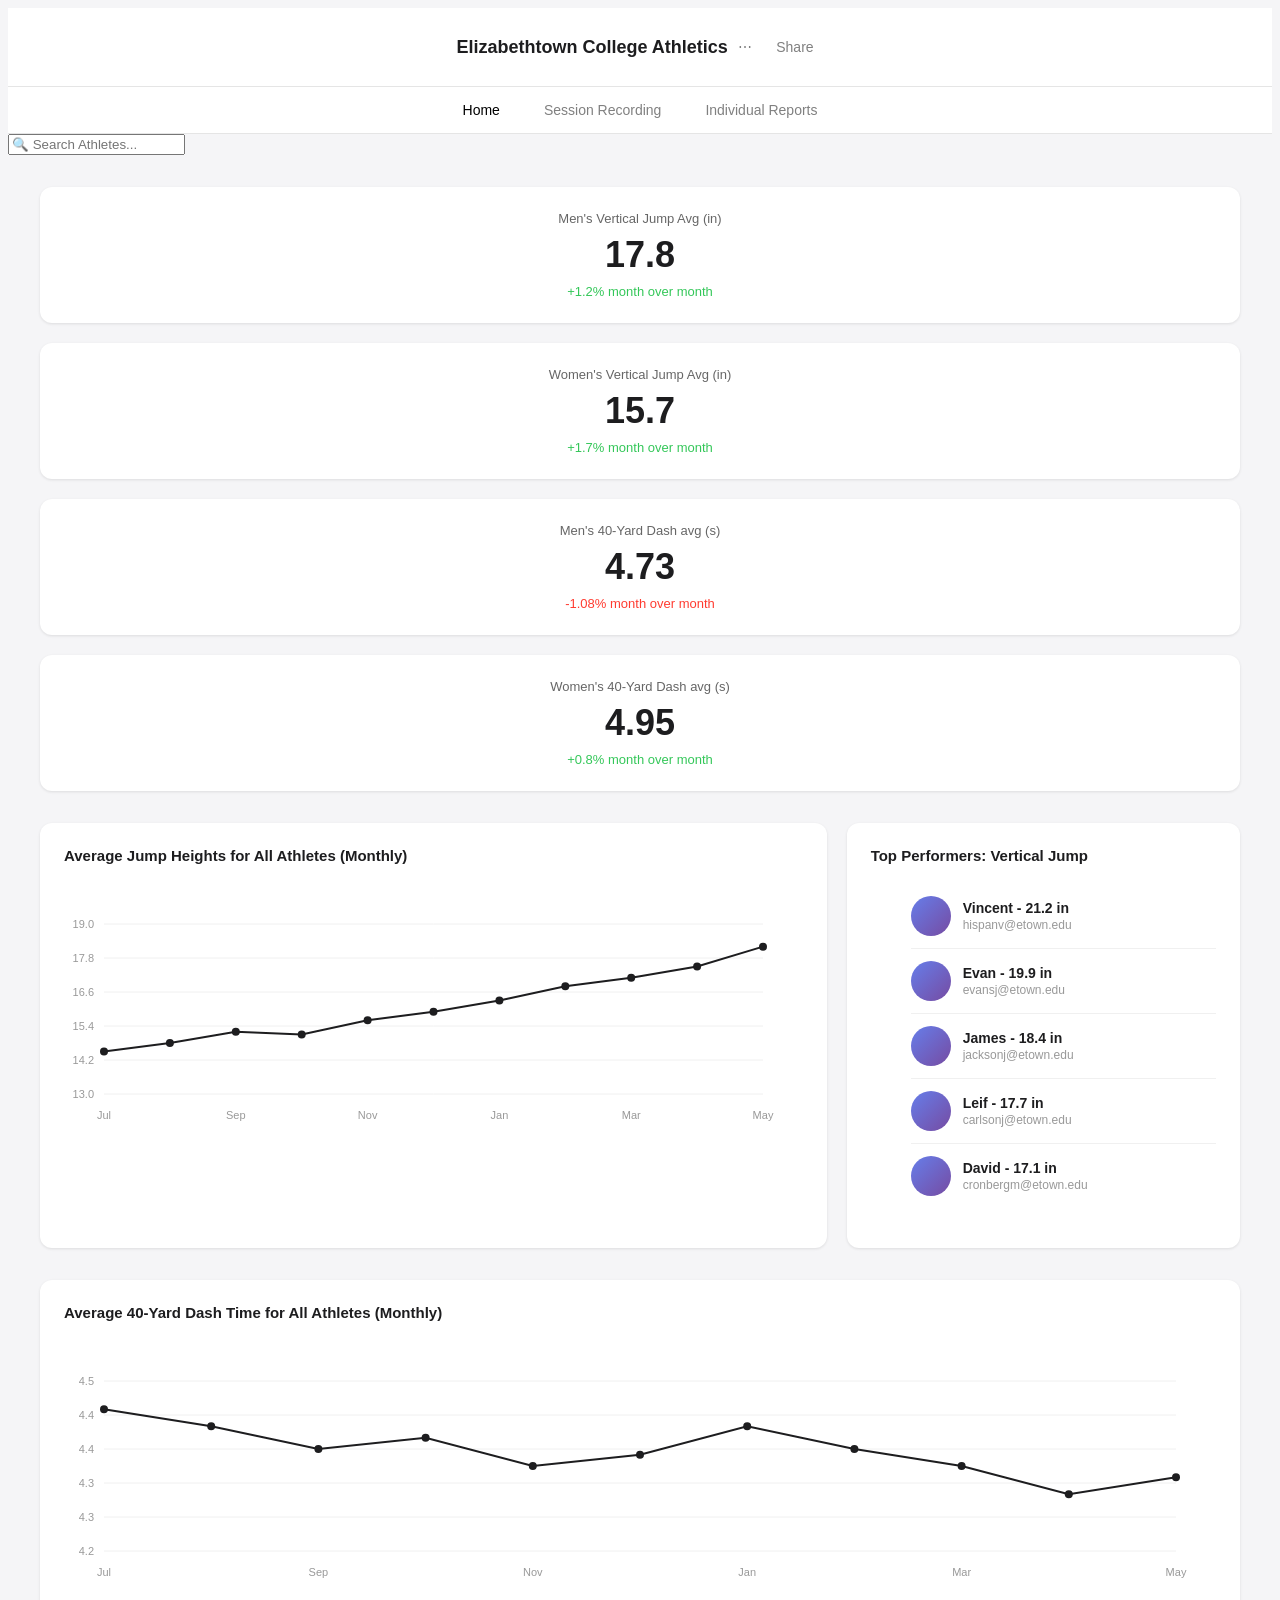
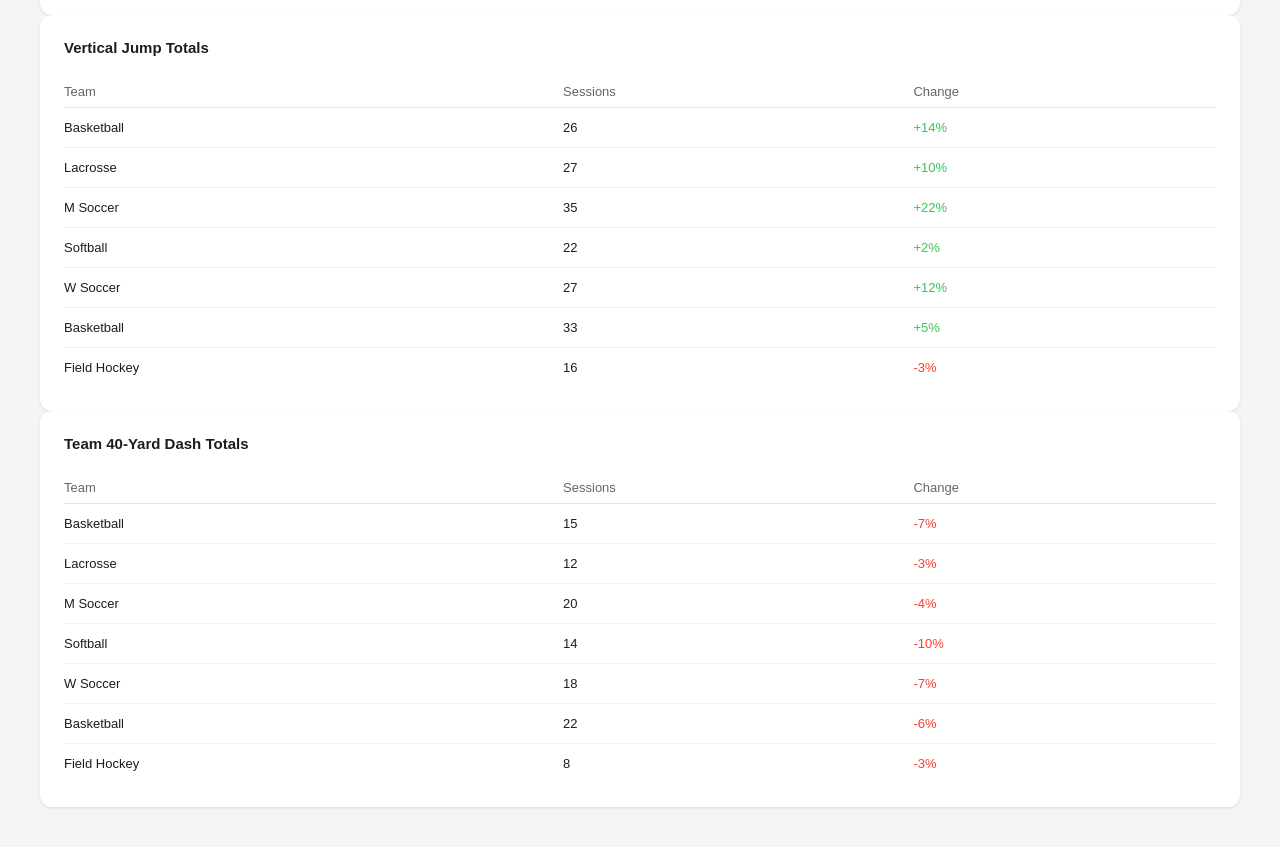
<file: index.html>
<!DOCTYPE html>
<html lang="en">
<head>
    <meta charset="UTF-8">
    <meta name="viewport" content="width=device-width, initial-scale=1.0">
    <title>Elizabethtown College Athletics</title>
    <link rel="stylesheet" href="styles.css">
</head>
<body>
    <div class="header">
        <h1>Elizabethtown College Athletics</h1>
        <div class="header-right">
            <button class="menu-btn">⋯</button>
            <button class="share-btn">Share</button>
            <div class="profile-pic"></div>
        </div>
    </div>

    <div class="nav">
        <button onclick="window.location.href='index.html';" class="button-active">
        Home
        </button>
        <button onclick="window.location.href='Recording_Page2.html';">
        Session Recording
        </button>
        <button onclick="window.location.href='Individual_Reports_Page3.html';">
        Individual Reports
        </button>
    </div>

    <div class="search-bar">
        <input type="text" class="search-input" placeholder="🔍 Search Athletes...">
    </div>

    <div class="container">
        <div class="metrics-grid">
            <div class="metric-card">
                <div class="metric-label">Men's Vertical Jump Avg (in)</div>
                <div class="metric-value">17.8</div>
                <div class="metric-change">+1.2% month over month</div>
            </div>
            <div class="metric-card">
                <div class="metric-label">Women's Vertical Jump Avg (in)</div>
                <div class="metric-value">15.7</div>
                <div class="metric-change">+1.7% month over month</div>
            </div>
            <div class="metric-card">
                <div class="metric-label">Men's 40-Yard Dash avg (s)</div>
                <div class="metric-value">4.73</div>
                <div class="metric-change negative">-1.08% month over month</div>
            </div>
            <div class="metric-card">
                <div class="metric-label">Women's 40-Yard Dash avg (s)</div>
                <div class="metric-value">4.95</div>
                <div class="metric-change">+0.8% month over month</div>
            </div>
        </div>

        <div class="content-grid">
            <div class="chart-card">
                <div class="chart-title">Average Jump Heights for All Athletes (Monthly)</div>
                <div class="chart-container">
                    <canvas id="jumpChart"></canvas>
                </div>
            </div>

            <div class="chart-card">
                <div class="chart-title">Top Performers: Vertical Jump</div>
                <ul class="performers-list">
                    <li class="performer-item">
                        <div class="performer-avatar"></div>
                        <div class="performer-info">
                            <div class="performer-name">Vincent - 21.2 in</div>
                            <div class="performer-email">hispanv@etown.edu</div>
                        </div>
                    </li>
                    <li class="performer-item">
                        <div class="performer-avatar"></div>
                        <div class="performer-info">
                            <div class="performer-name">Evan - 19.9 in</div>
                            <div class="performer-email">evansj@etown.edu</div>
                        </div>
                    </li>
                    <li class="performer-item">
                        <div class="performer-avatar"></div>
                        <div class="performer-info">
                            <div class="performer-name">James - 18.4 in</div>
                            <div class="performer-email">jacksonj@etown.edu</div>
                        </div>
                    </li>
                    <li class="performer-item">
                        <div class="performer-avatar"></div>
                        <div class="performer-info">
                            <div class="performer-name">Leif - 17.7 in</div>
                            <div class="performer-email">carlsonj@etown.edu</div>
                        </div>
                    </li>
                    <li class="performer-item">
                        <div class="performer-avatar"></div>
                        <div class="performer-info">
                            <div class="performer-name">David - 17.1 in</div>
                            <div class="performer-email">cronbergm@etown.edu</div>
                        </div>
                    </li>
                </ul>
            </div>
        </div>

        <div class="bottom-grid">
            <div class="chart-card">
                <div class="chart-title">Average 40-Yard Dash Time for All Athletes (Monthly)</div>
                <div class="chart-container">
                    <canvas id="dashChart"></canvas>
                </div>
            </div>

            <div class="table-card">
                <div class="chart-title">Vertical Jump Totals</div>
                <table class="data-table">
                    <thead>
                        <tr>
                            <th>Team</th>
                            <th>Sessions</th>
                            <th>Change</th>
                        </tr>
                    </thead>
                    <tbody>
                        <tr>
                            <td>Basketball</td>
                            <td>26</td>
                            <td class="change-positive">+14%</td>
                        </tr>
                        <tr>
                            <td>Lacrosse</td>
                            <td>27</td>
                            <td class="change-positive">+10%</td>
                        </tr>
                        <tr>
                            <td>M Soccer</td>
                            <td>35</td>
                            <td class="change-positive">+22%</td>
                        </tr>
                        <tr>
                            <td>Softball</td>
                            <td>22</td>
                            <td class="change-positive">+2%</td>
                        </tr>
                        <tr>
                            <td>W Soccer</td>
                            <td>27</td>
                            <td class="change-positive">+12%</td>
                        </tr>
                        <tr>
                            <td>Basketball</td>
                            <td>33</td>
                            <td class="change-positive">+5%</td>
                        </tr>
                        <tr>
                            <td>Field Hockey</td>
                            <td>16</td>
                            <td class="change-negative">-3%</td>
                        </tr>
                    </tbody>
                </table>
            </div>

            <div class="table-card">
                <div class="chart-title">Team 40-Yard Dash Totals</div>
                <table class="data-table">
                    <thead>
                        <tr>
                            <th>Team</th>
                            <th>Sessions</th>
                            <th>Change</th>
                        </tr>
                    </thead>
                    <tbody>
                        <tr>
                            <td>Basketball</td>
                            <td>15</td>
                            <td class="change-negative">-7%</td>
                        </tr>
                        <tr>
                            <td>Lacrosse</td>
                            <td>12</td>
                            <td class="change-negative">-3%</td>
                        </tr>
                        <tr>
                            <td>M Soccer</td>
                            <td>20</td>
                            <td class="change-negative">-4%</td>
                        </tr>
                        <tr>
                            <td>Softball</td>
                            <td>14</td>
                            <td class="change-negative">-10%</td>
                        </tr>
                        <tr>
                            <td>W Soccer</td>
                            <td>18</td>
                            <td class="change-negative">-7%</td>
                        </tr>
                        <tr>
                            <td>Basketball</td>
                            <td>22</td>
                            <td class="change-negative">-6%</td>
                        </tr>
                        <tr>
                            <td>Field Hockey</td>
                            <td>8</td>
                            <td class="change-negative">-3%</td>
                        </tr>
                    </tbody>
                </table>
            </div>
        </div>
    </div>

    <script src="script.js"></script>
</body>
</html>
</file>
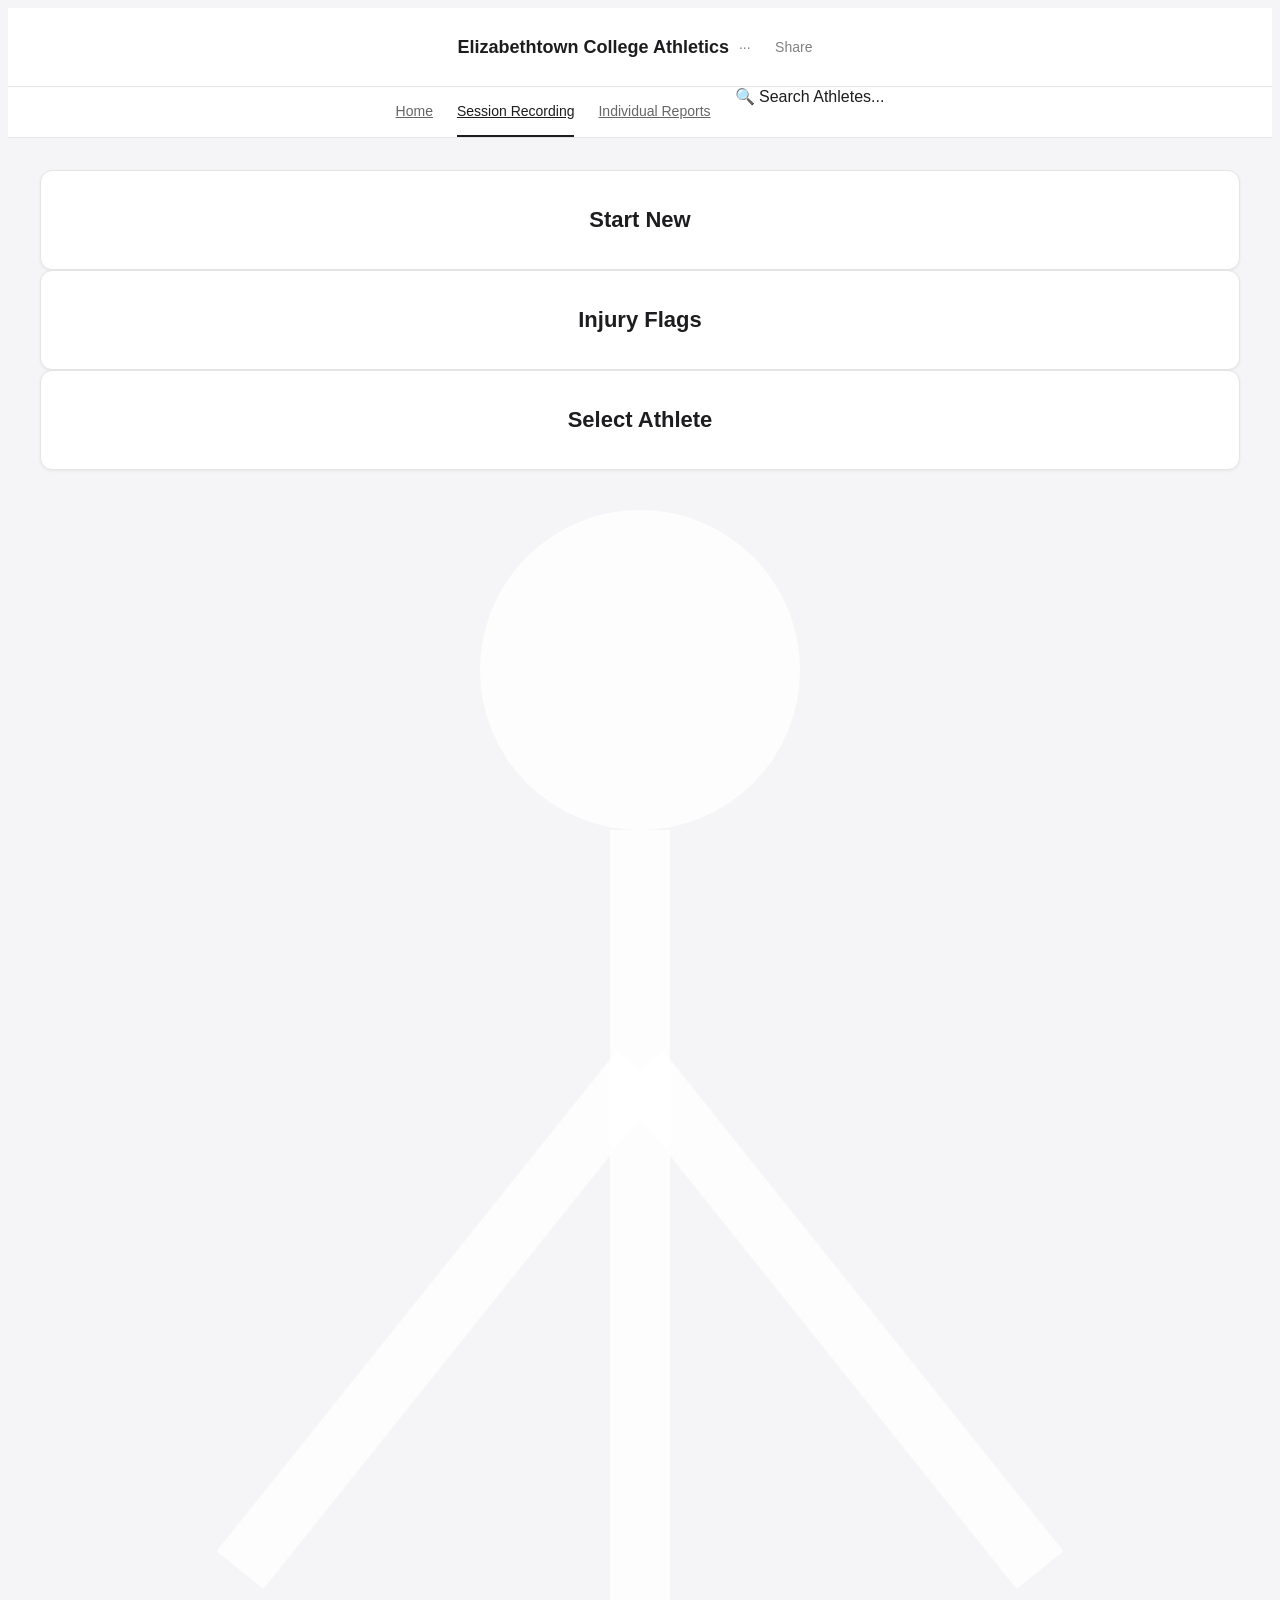
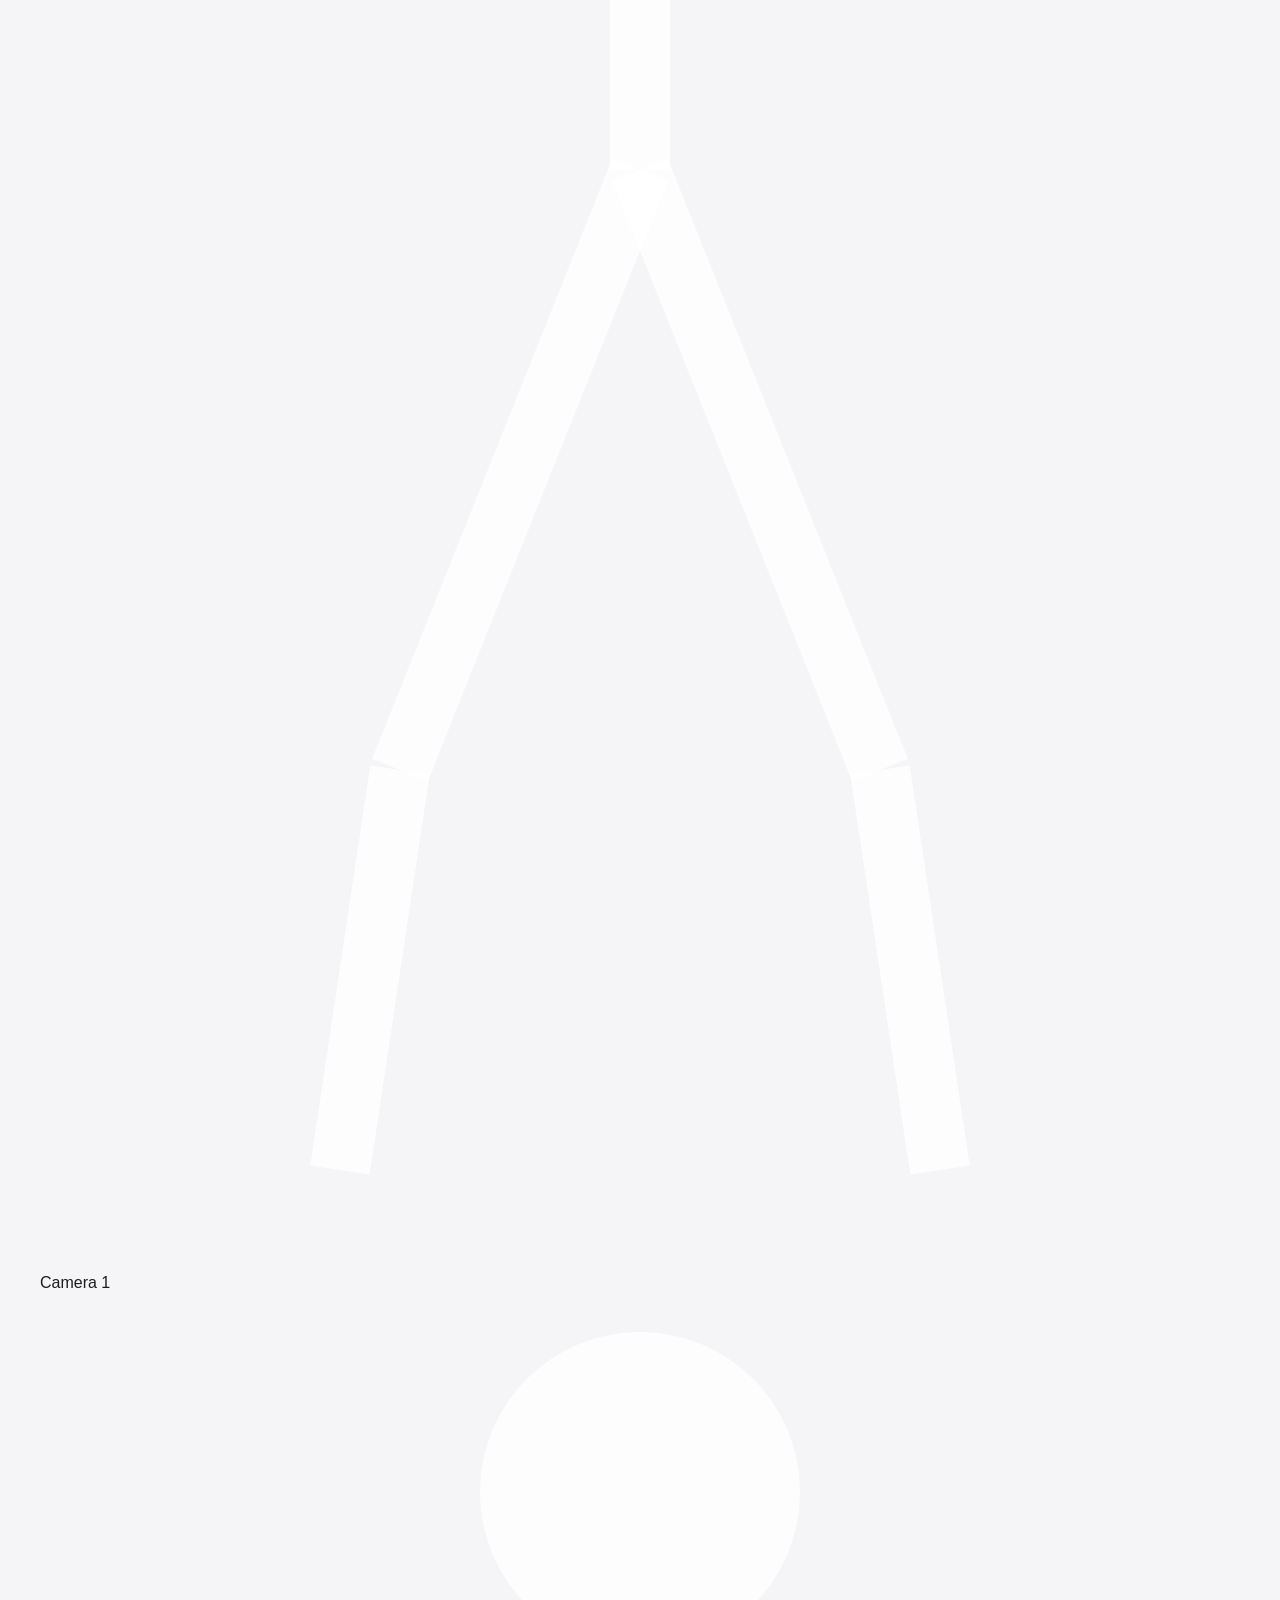
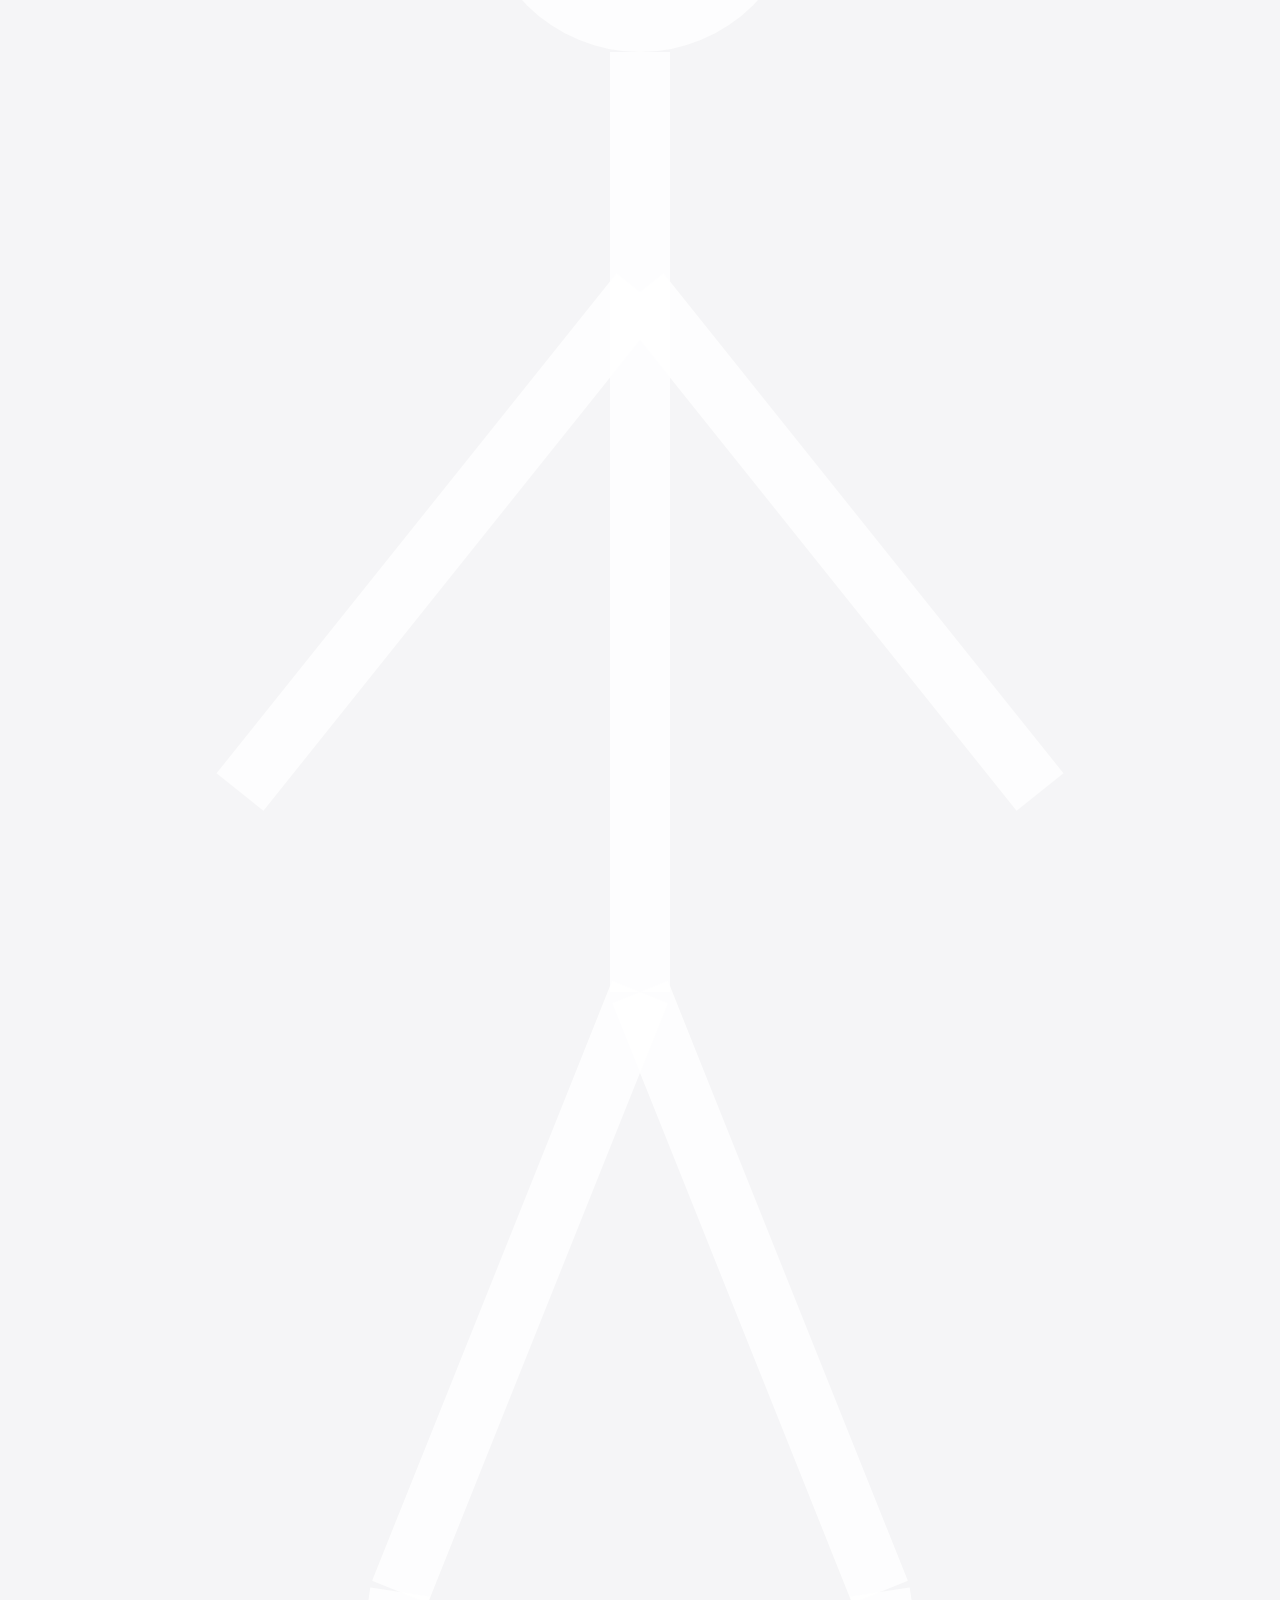
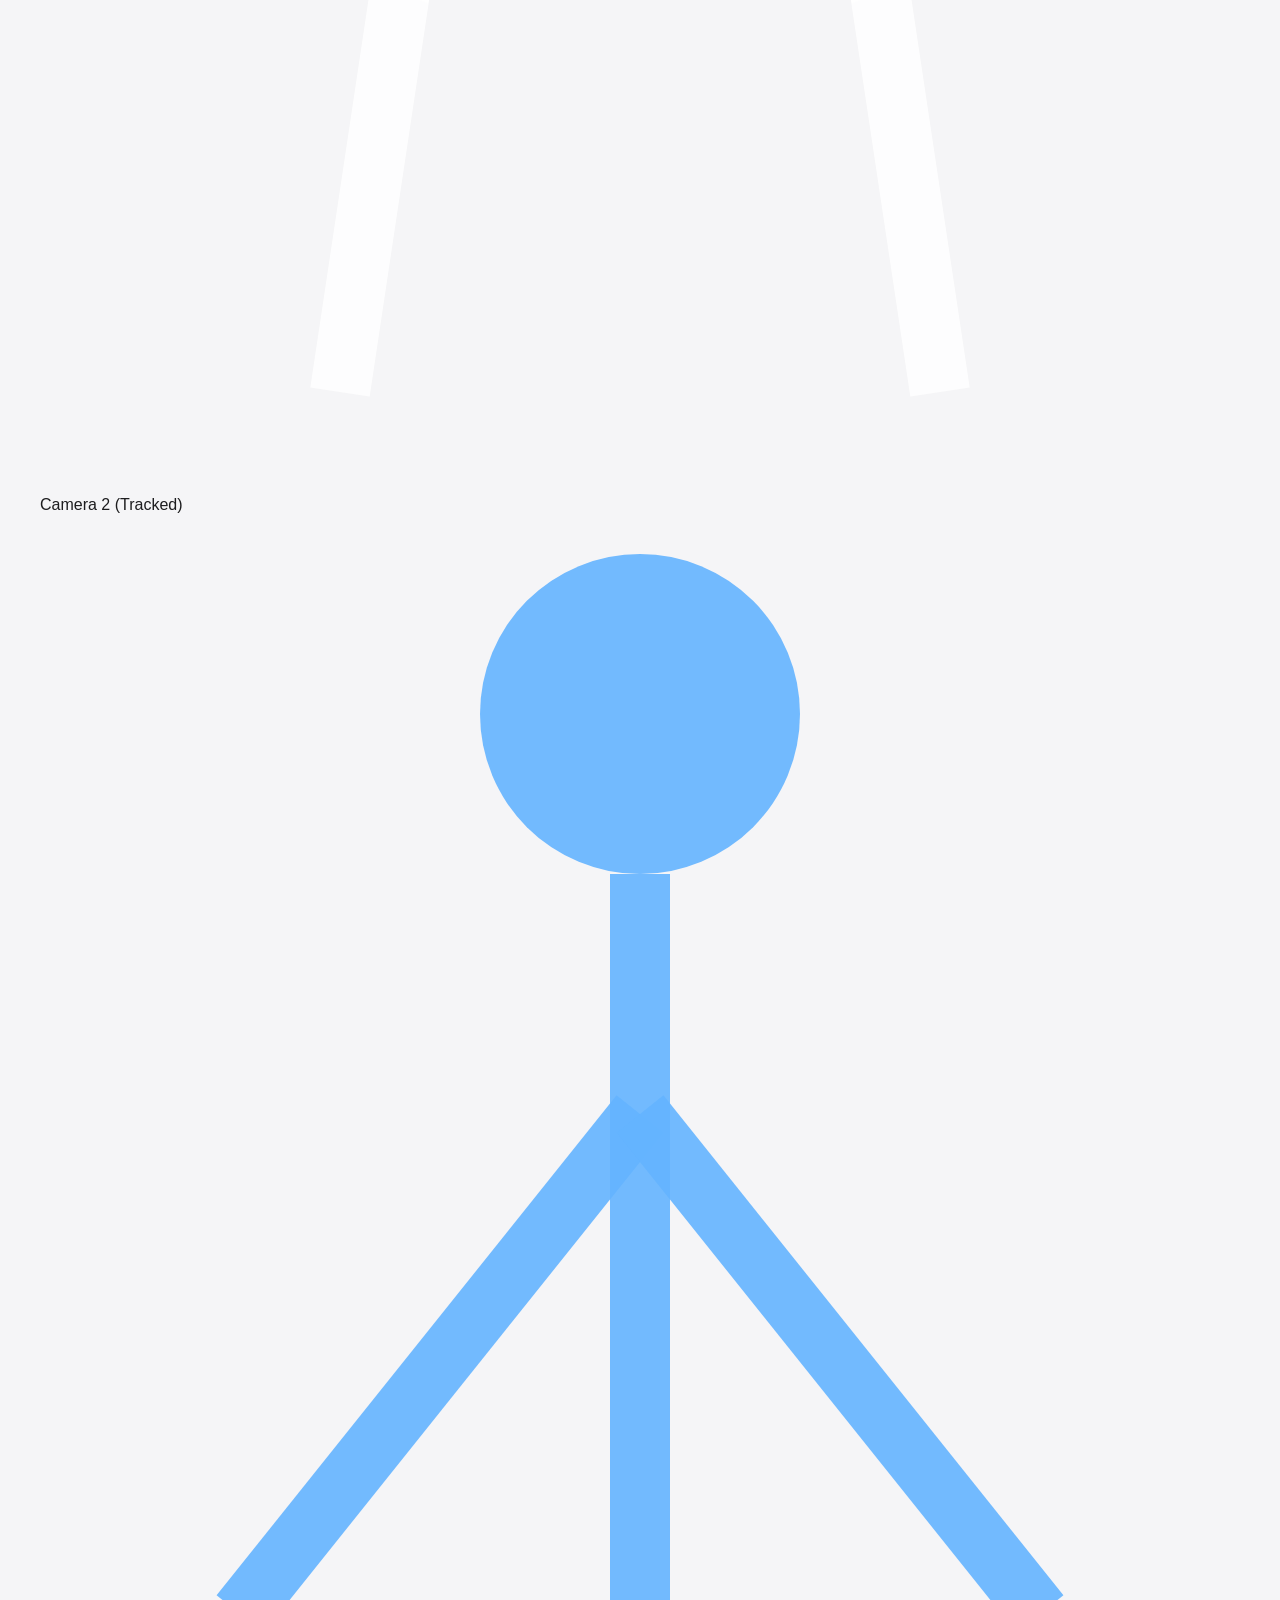
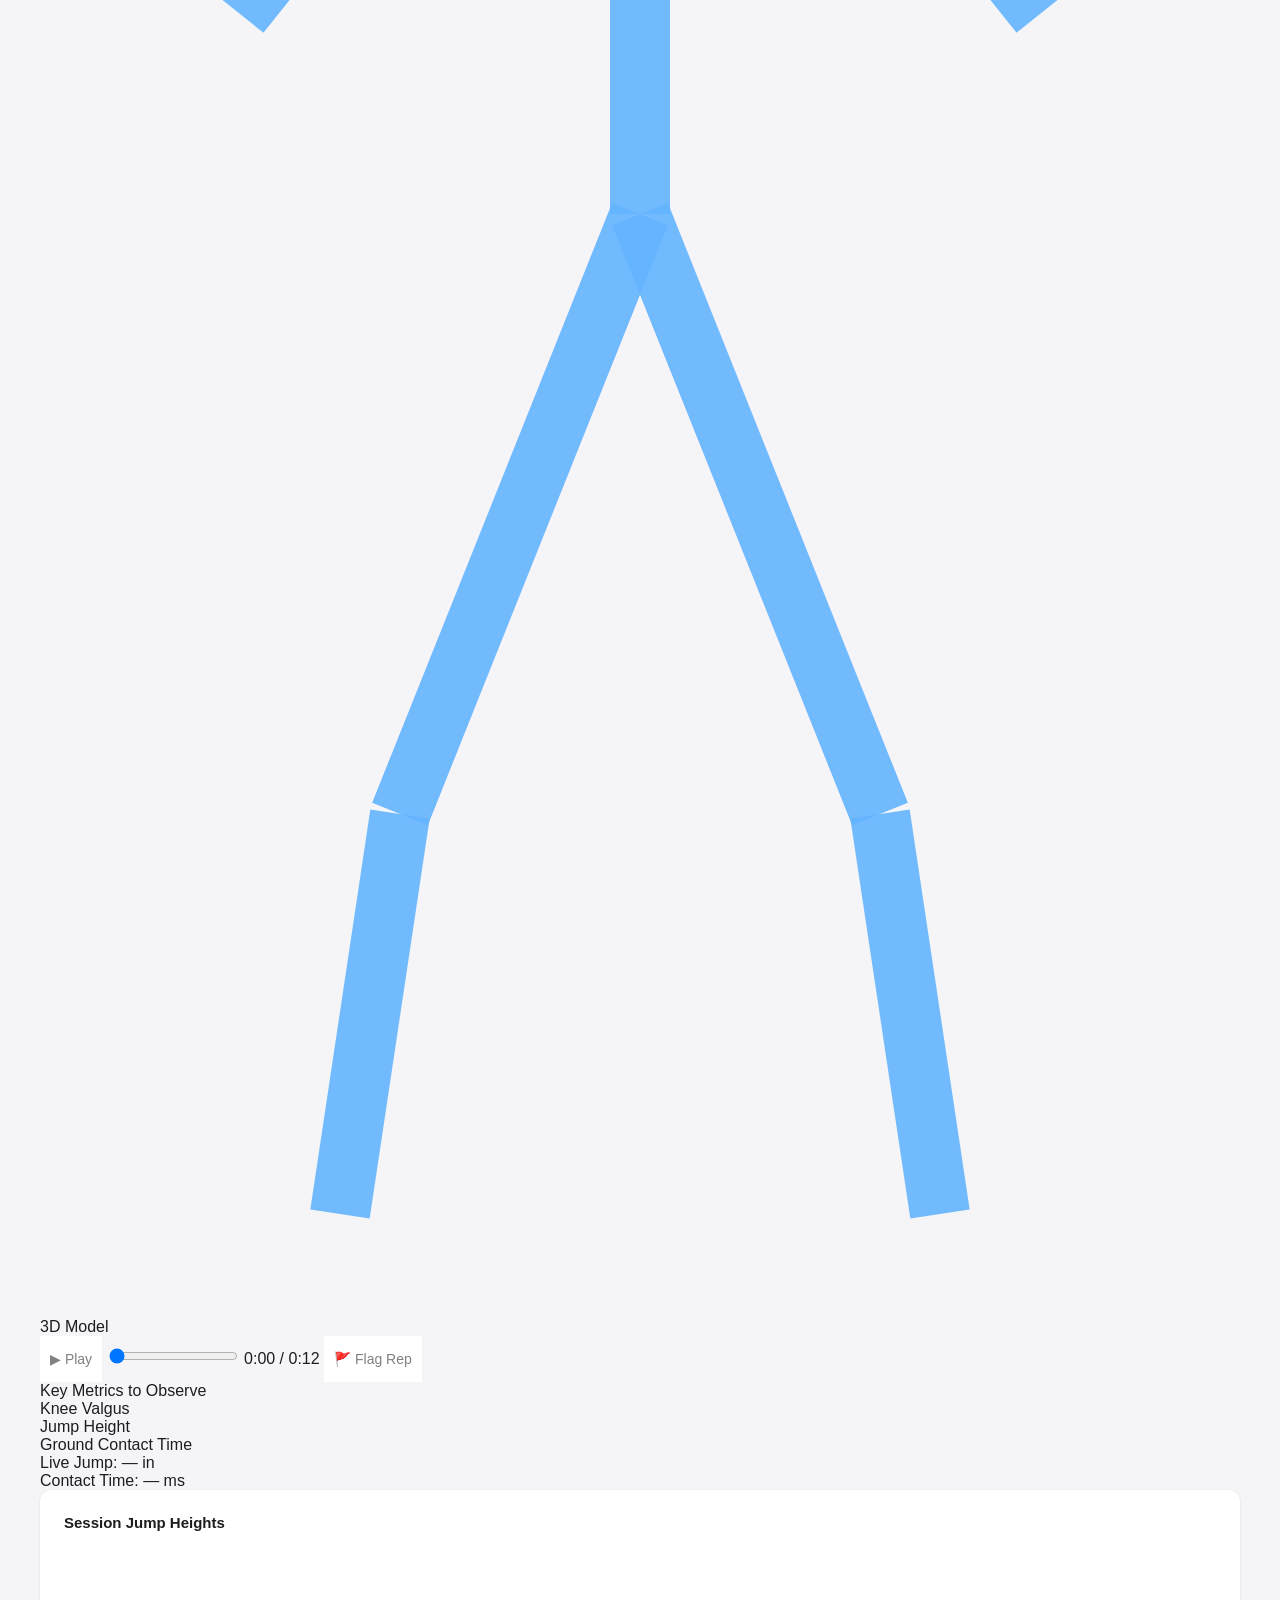
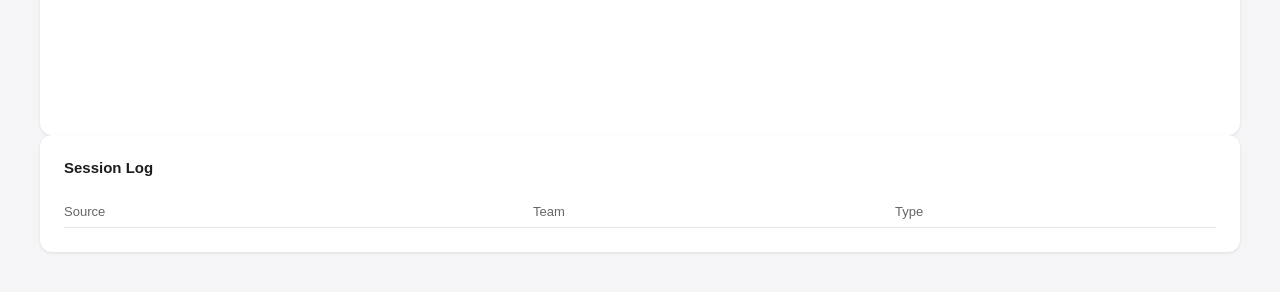
<file: recording.html>
<!DOCTYPE html>
<html lang="en">
<head>
    <meta charset="UTF-8">
    <meta name="viewport" content="width=device-width, initial-scale=1.0">
    <title>Elizabethtown College Athletics - Session Recording</title>
    <link rel="stylesheet" href="styles.css">
</head>
<body>
    <div class="header">
        <h1>Elizabethtown College Athletics</h1>
        <div class="header-right">
            <button class="menu-btn">···</button>
            <button class="share-btn">Share</button>
            <div class="profile-pic"></div>
        </div>
    </div>

    <div class="nav">
        <a href="index.html" class="nav-item">Home</a>
        <a href="recording.html" class="nav-item active">Session Recording</a>
        <a href="reports.html" class="nav-item">Individual Reports</a>
        <div class="nav-search">🔍 Search Athletes...</div>
    </div>

    <div class="container">
        <!-- ACTION CARDS -->
        <div class="action-grid">
            <div class="action-card">Start New</div>
            <div class="action-card">Injury Flags</div>
            <div class="action-card">Select Athlete</div>
        </div>

        <!-- VIDEO + METRICS -->
        <div class="main-grid">
            <div class="video-panel">
                <div class="video-grid">
                    <div class="video-feed video-feed-1">
                        <div class="figure-container">
                            <svg class="skeleton-svg" viewBox="0 0 60 120" fill="none" xmlns="http://www.w3.org/2000/svg">
                                <circle cx="30" cy="10" r="8" fill="rgba(255,255,255,0.85)"/>
                                <line x1="30" y1="18" x2="30" y2="65" stroke="rgba(255,255,255,0.85)" stroke-width="3"/>
                                <line x1="30" y1="30" x2="10" y2="55" stroke="rgba(255,255,255,0.85)" stroke-width="3"/>
                                <line x1="30" y1="30" x2="50" y2="55" stroke="rgba(255,255,255,0.85)" stroke-width="3"/>
                                <line x1="30" y1="65" x2="18" y2="95" stroke="rgba(255,255,255,0.85)" stroke-width="3"/>
                                <line x1="30" y1="65" x2="42" y2="95" stroke="rgba(255,255,255,0.85)" stroke-width="3"/>
                                <line x1="18" y1="95" x2="15" y2="115" stroke="rgba(255,255,255,0.85)" stroke-width="3"/>
                                <line x1="42" y1="95" x2="45" y2="115" stroke="rgba(255,255,255,0.85)" stroke-width="3"/>
                            </svg>
                        </div>
                        <div class="video-label">Camera 1</div>
                    </div>
                    <div class="video-feed video-feed-2">
                        <div class="skeleton-icon">
                            <svg class="skeleton-svg" viewBox="0 0 60 120" fill="none" xmlns="http://www.w3.org/2000/svg">
                                <circle cx="30" cy="10" r="8" fill="rgba(255,255,255,0.85)"/>
                                <line x1="30" y1="18" x2="30" y2="65" stroke="rgba(255,255,255,0.85)" stroke-width="3"/>
                                <line x1="30" y1="30" x2="10" y2="55" stroke="rgba(255,255,255,0.85)" stroke-width="3"/>
                                <line x1="30" y1="30" x2="50" y2="55" stroke="rgba(255,255,255,0.85)" stroke-width="3"/>
                                <line x1="30" y1="65" x2="18" y2="95" stroke="rgba(255,255,255,0.85)" stroke-width="3"/>
                                <line x1="30" y1="65" x2="42" y2="95" stroke="rgba(255,255,255,0.85)" stroke-width="3"/>
                                <line x1="18" y1="95" x2="15" y2="115" stroke="rgba(255,255,255,0.85)" stroke-width="3"/>
                                <line x1="42" y1="95" x2="45" y2="115" stroke="rgba(255,255,255,0.85)" stroke-width="3"/>
                            </svg>
                        </div>
                        <div class="video-label">Camera 2 (Tracked)</div>
                    </div>
                    <div class="video-feed video-feed-3">
                        <div class="skeleton-icon">
                            <svg class="skeleton-svg" viewBox="0 0 60 120" fill="none" xmlns="http://www.w3.org/2000/svg">
                                <circle cx="30" cy="10" r="8" fill="rgba(100,180,255,0.9)"/>
                                <line x1="30" y1="18" x2="30" y2="65" stroke="rgba(100,180,255,0.9)" stroke-width="3"/>
                                <line x1="30" y1="30" x2="10" y2="55" stroke="rgba(100,180,255,0.9)" stroke-width="3"/>
                                <line x1="30" y1="30" x2="50" y2="55" stroke="rgba(100,180,255,0.9)" stroke-width="3"/>
                                <line x1="30" y1="65" x2="18" y2="95" stroke="rgba(100,180,255,0.9)" stroke-width="3"/>
                                <line x1="30" y1="65" x2="42" y2="95" stroke="rgba(100,180,255,0.9)" stroke-width="3"/>
                                <line x1="18" y1="95" x2="15" y2="115" stroke="rgba(100,180,255,0.9)" stroke-width="3"/>
                                <line x1="42" y1="95" x2="45" y2="115" stroke="rgba(100,180,255,0.9)" stroke-width="3"/>
                            </svg>
                        </div>
                        <div class="video-label">3D Model</div>
                    </div>
                </div>
                <!-- PLAYBACK CONTROLS -->
                <div class="playback-controls">
                    <button class="playback-btn" id="playPauseBtn">▶ Play</button>
                    <input type="range" class="playback-scrubber" id="scrubber" min="0" max="100" value="0">
                    <span class="playback-time" id="playbackTime">0:00 / 0:12</span>
                    <button class="playback-btn" id="flagBtn">🚩 Flag Rep</button>
                </div>
            </div>

            <div class="metrics-panel">
                <div class="metrics-panel-title">Key Metrics to Observe</div>
                <div class="metric-item">Knee Valgus</div>
                <div class="metric-item">Jump Height</div>
                <div class="metric-item">Ground Contact Time</div>
                <div class="metric-item" id="liveJumpHeight">Live Jump: — in</div>
                <div class="metric-item" id="liveContactTime">Contact Time: — ms</div>
            </div>
        </div>

        <!-- BOTTOM: BAR CHART + SESSION LOG -->
        <div class="bottom-grid-session">
            <div class="chart-card">
                <div class="chart-title">Session Jump Heights</div>
                <div class="chart-container" style="height:160px;">
                    <div class="bar-chart" id="sessionBarChart"></div>
                </div>
            </div>
            <div class="table-card">
                <div class="chart-title">Session Log</div>
                <table class="data-table">
                    <thead>
                        <tr><th>Source</th><th>Team</th><th>Type</th></tr>
                    </thead>
                    <tbody id="sessionLogBody"></tbody>
                </table>
            </div>
        </div>
    </div>

    <script src="data.js"></script>
    <script src="script.js"></script>
</body>
</html>
</file>
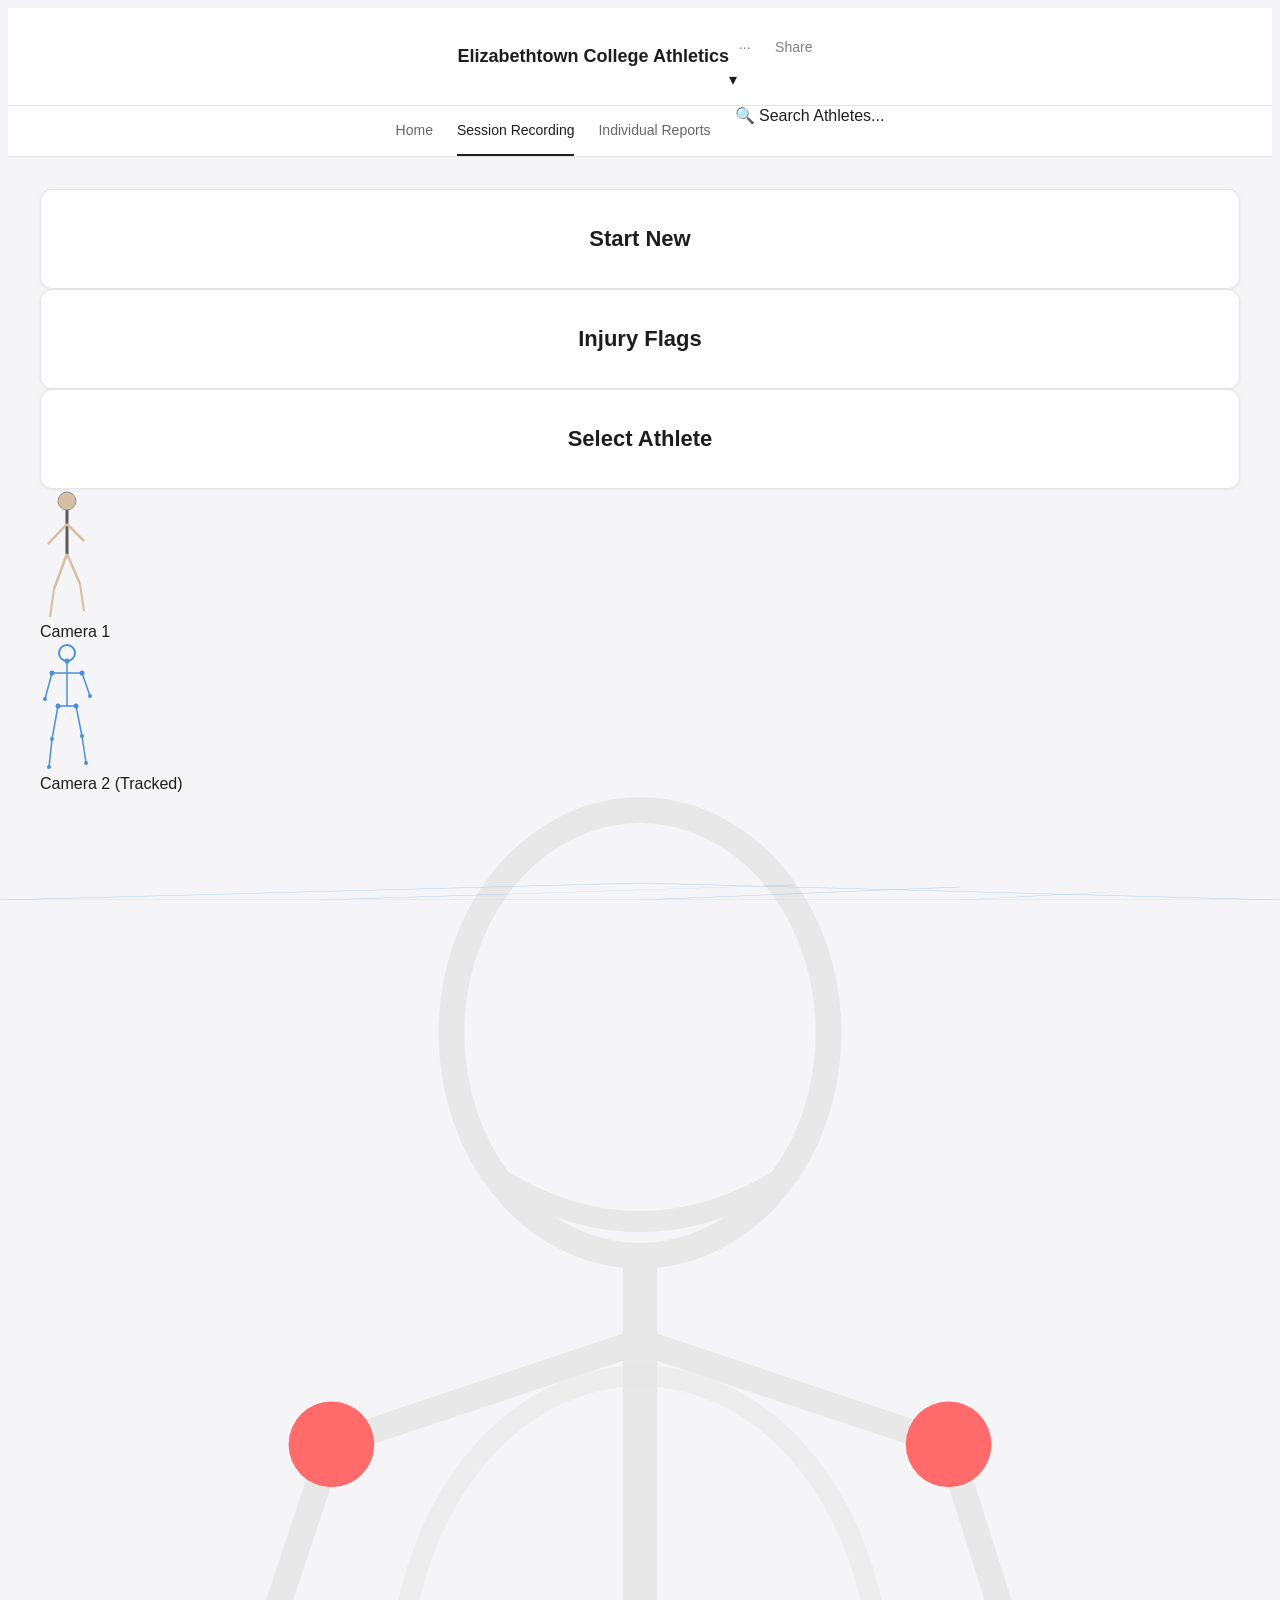
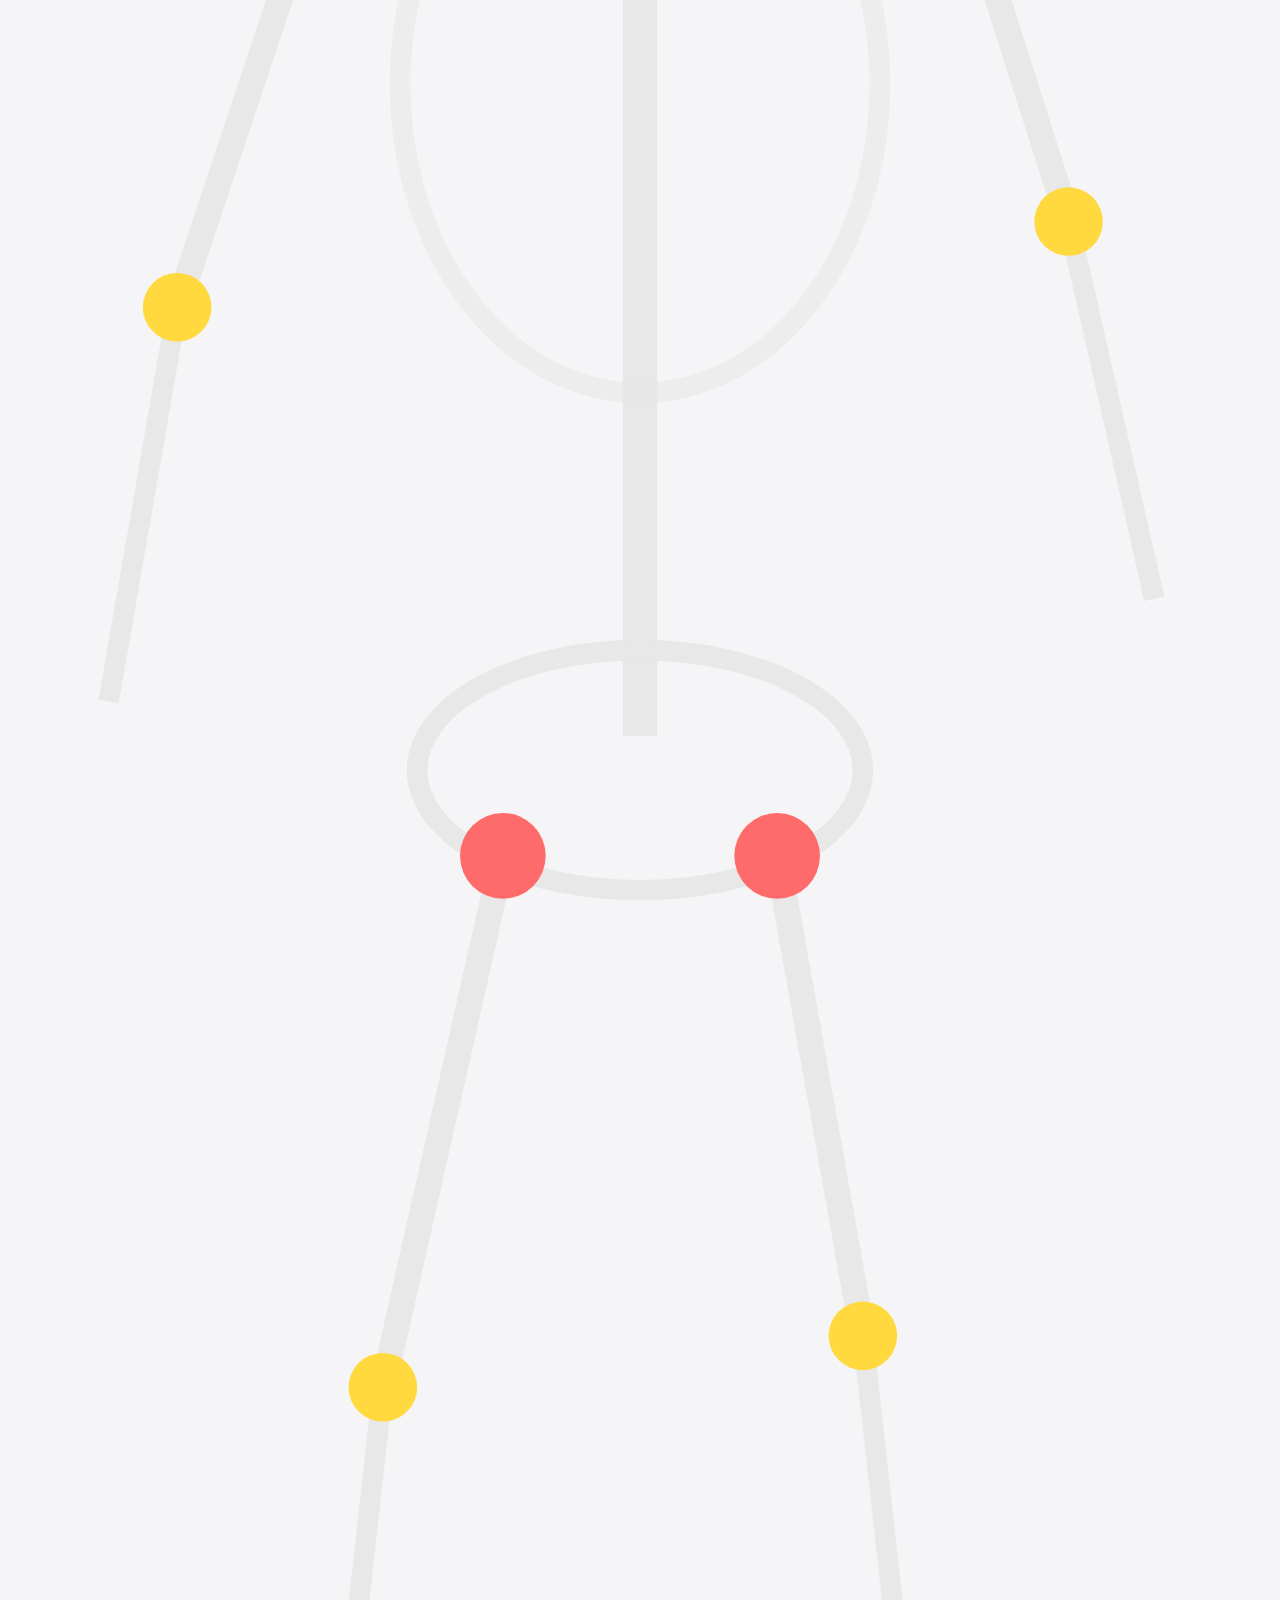
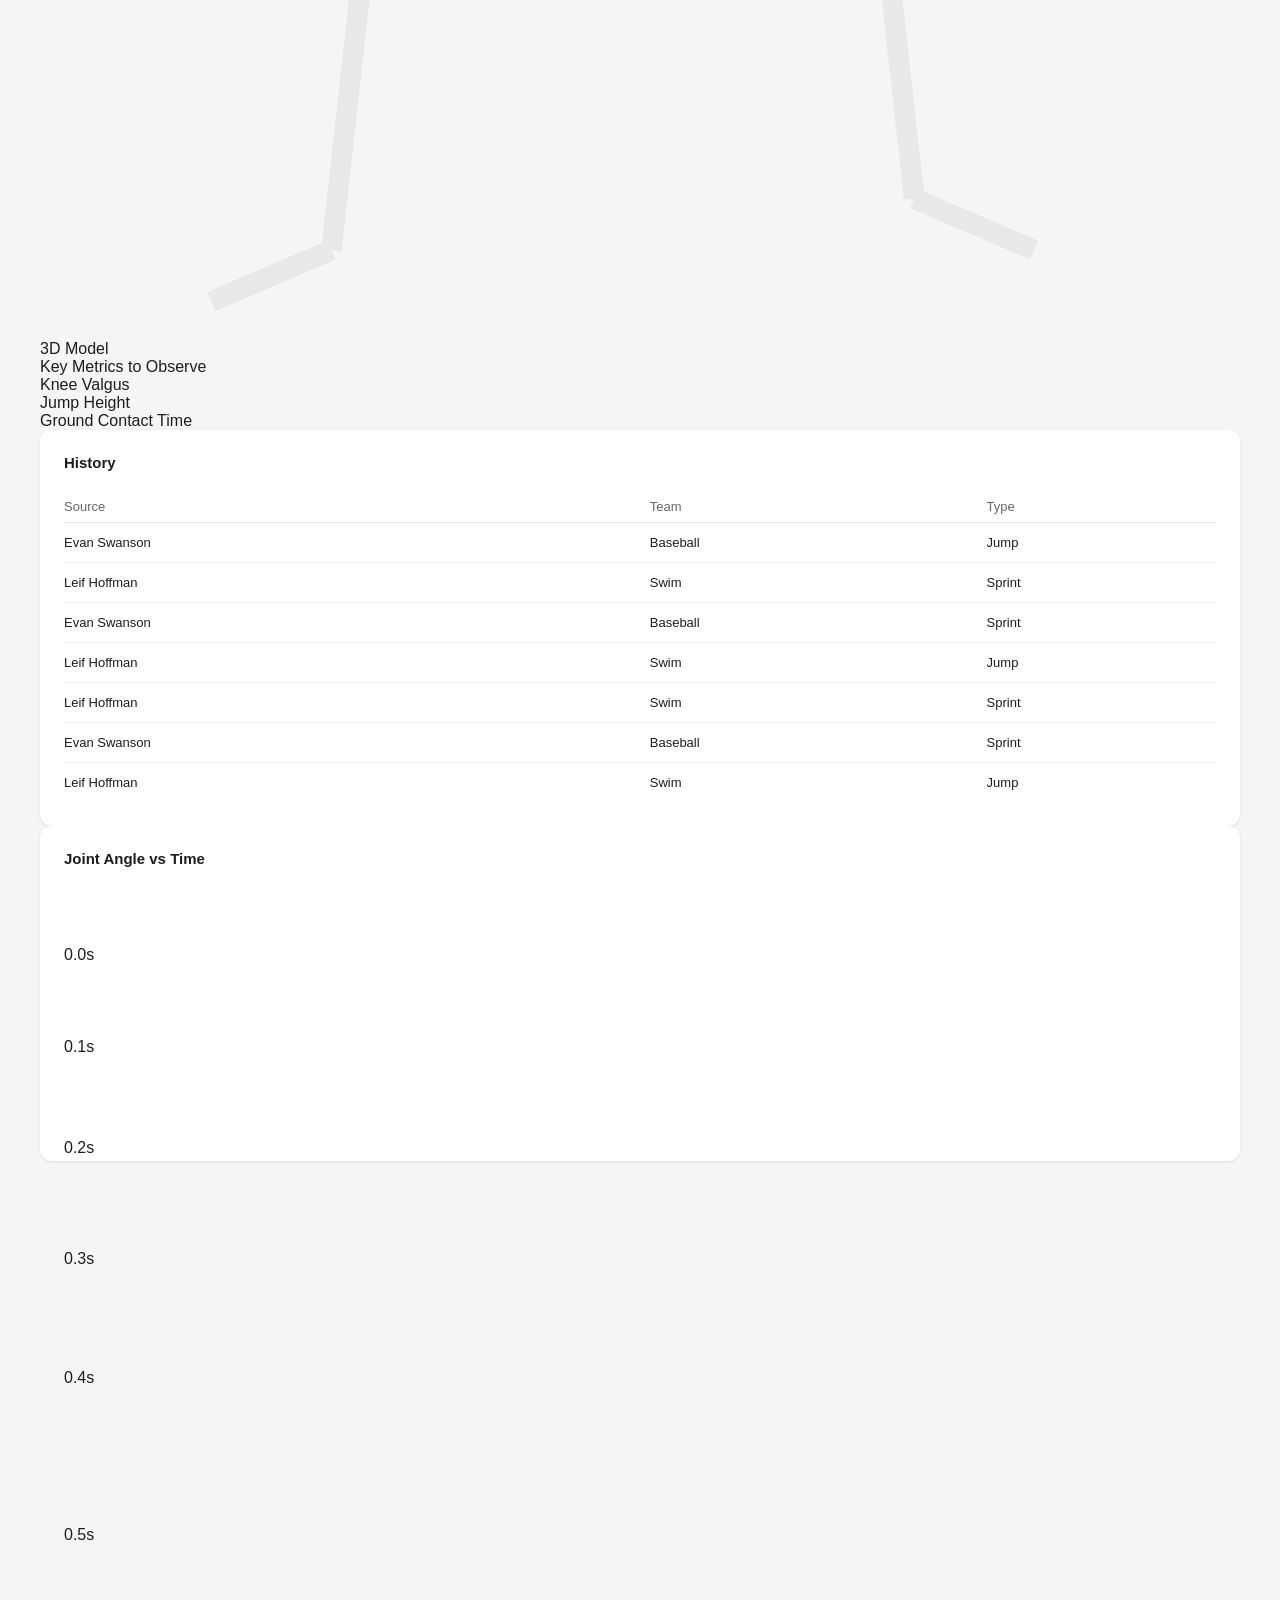
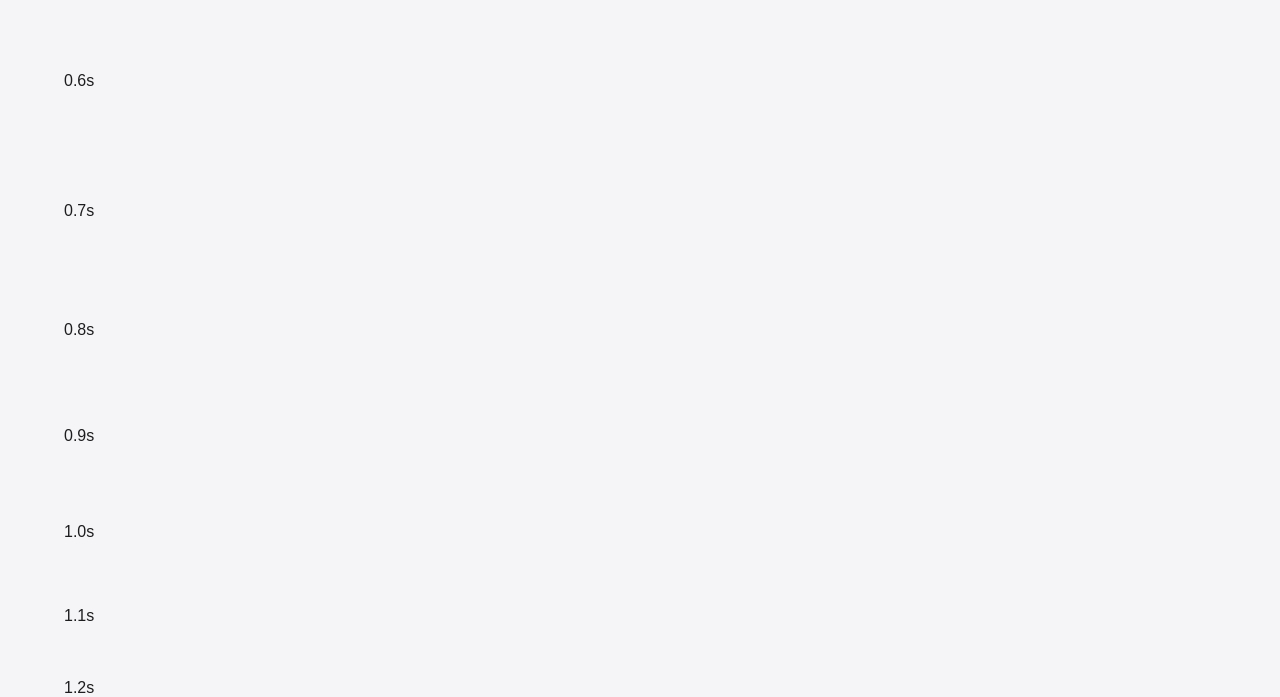
<file: Recording.html>
<!DOCTYPE html>
<html lang="en">
<head>
    <meta charset="UTF-8">
    <meta name="viewport" content="width=device-width, initial-scale=1.0">
    <title>Elizabethtown College Athletics - Session Recording</title>
    <link rel="stylesheet" href="styles.css">
</head>
<body>

    <!-- HEADER -->
    <div class="header">
        <h1>Elizabethtown College Athletics</h1>
        <div class="header-right">
            <button class="menu-btn">···</button>
            <button class="share-btn">Share</button>
            <div class="profile-pic"></div>
            <span class="chevron">▾</span>
        </div>
    </div>

    <!-- NAV -->
    <div class="nav">
        <div class="nav-item">Home</div>
        <div class="nav-item active">Session Recording</div>
        <div class="nav-item">Individual Reports</div>
        <div class="nav-search">🔍 Search Athletes...</div>
    </div>

    <!-- MAIN CONTENT -->
    <div class="container">

        <!-- ACTION CARDS -->
        <div class="action-grid">
            <div class="action-card">Start New</div>
            <div class="action-card">Injury Flags</div>
            <div class="action-card">Select Athlete</div>
        </div>

        <!-- VIDEO + METRICS -->
        <div class="main-grid">
            <div class="video-panel">
                <div class="video-grid">

                    <!-- Feed 1: Athlete figure -->
                    <div class="video-feed video-feed-1">
                        <div class="figure-container">
                            <svg width="55" height="130" viewBox="0 0 55 130" fill="none" xmlns="http://www.w3.org/2000/svg" opacity="0.7">
                                <circle cx="27" cy="12" r="9" fill="#c8a882" stroke="#000" stroke-width="0.5"/>
                                <line x1="27" y1="21" x2="27" y2="65" stroke="#1a1a1a" stroke-width="3"/>
                                <line x1="27" y1="35" x2="8" y2="55" stroke="#c8a882" stroke-width="2.5"/>
                                <line x1="27" y1="35" x2="44" y2="52" stroke="#c8a882" stroke-width="2.5"/>
                                <line x1="27" y1="65" x2="14" y2="100" stroke="#c8a882" stroke-width="2.5"/>
                                <line x1="27" y1="65" x2="40" y2="95" stroke="#c8a882" stroke-width="2.5"/>
                                <line x1="14" y1="100" x2="10" y2="128" stroke="#c8a882" stroke-width="2"/>
                                <line x1="40" y1="95" x2="44" y2="122" stroke="#c8a882" stroke-width="2"/>
                            </svg>
                        </div>
                        <div class="video-label">Camera 1</div>
                    </div>

                    <!-- Feed 2: Motion-tracked skeleton -->
                    <div class="video-feed video-feed-2">
                        <div class="figure-container">
                            <svg width="55" height="130" viewBox="0 0 55 130" fill="none" xmlns="http://www.w3.org/2000/svg">
                                <circle cx="27" cy="12" r="8" fill="none" stroke="#4A90D9" stroke-width="2"/>
                                <line x1="27" y1="20" x2="27" y2="65" stroke="#4A90D9" stroke-width="1.5"/>
                                <line x1="12" y1="32" x2="42" y2="32" stroke="#4A90D9" stroke-width="1.5"/>
                                <line x1="12" y1="32" x2="5" y2="58" stroke="#4A90D9" stroke-width="1.5"/>
                                <line x1="42" y1="32" x2="50" y2="55" stroke="#4A90D9" stroke-width="1.5"/>
                                <line x1="18" y1="65" x2="36" y2="65" stroke="#4A90D9" stroke-width="1.5"/>
                                <line x1="18" y1="65" x2="12" y2="98" stroke="#4A90D9" stroke-width="1.5"/>
                                <line x1="36" y1="65" x2="42" y2="95" stroke="#4A90D9" stroke-width="1.5"/>
                                <line x1="12" y1="98" x2="9" y2="126" stroke="#4A90D9" stroke-width="1.5"/>
                                <line x1="42" y1="95" x2="46" y2="122" stroke="#4A90D9" stroke-width="1.5"/>
                                <circle cx="27" cy="20" r="2.5" fill="#4A90D9"/>
                                <circle cx="12" cy="32" r="2.5" fill="#4A90D9"/>
                                <circle cx="42" cy="32" r="2.5" fill="#4A90D9"/>
                                <circle cx="5" cy="58" r="2" fill="#4A90D9"/>
                                <circle cx="50" cy="55" r="2" fill="#4A90D9"/>
                                <circle cx="18" cy="65" r="2.5" fill="#4A90D9"/>
                                <circle cx="36" cy="65" r="2.5" fill="#4A90D9"/>
                                <circle cx="12" cy="98" r="2" fill="#4A90D9"/>
                                <circle cx="42" cy="95" r="2" fill="#4A90D9"/>
                                <circle cx="9" cy="126" r="2" fill="#4A90D9"/>
                                <circle cx="46" cy="122" r="2" fill="#4A90D9"/>
                            </svg>
                        </div>
                        <div class="video-label">Camera 2 (Tracked)</div>
                    </div>

                    <!-- Feed 3: 3D Skeleton model -->
                    <div class="video-feed video-feed-3">
                        <div class="skeleton-icon">
                            <svg class="skeleton-svg" viewBox="0 0 70 160" fill="none" xmlns="http://www.w3.org/2000/svg">
                                <ellipse cx="35" cy="14" rx="11" ry="13" fill="none" stroke="#e8e8e8" stroke-width="1.5"/>
                                <path d="M 26 22 Q 35 28 44 22" stroke="#e8e8e8" stroke-width="1.2" fill="none"/>
                                <line x1="35" y1="27" x2="35" y2="90" stroke="#e8e8e8" stroke-width="2"/>
                                <ellipse cx="35" cy="52" rx="14" ry="18" fill="none" stroke="#e8e8e8" stroke-width="1.2" opacity="0.6"/>
                                <line x1="35" y1="32" x2="17" y2="38" stroke="#e8e8e8" stroke-width="1.5"/>
                                <line x1="35" y1="32" x2="53" y2="38" stroke="#e8e8e8" stroke-width="1.5"/>
                                <line x1="17" y1="38" x2="8" y2="65" stroke="#e8e8e8" stroke-width="1.5"/>
                                <line x1="53" y1="38" x2="60" y2="60" stroke="#e8e8e8" stroke-width="1.5"/>
                                <line x1="8" y1="65" x2="4" y2="88" stroke="#e8e8e8" stroke-width="1.2"/>
                                <line x1="60" y1="60" x2="65" y2="82" stroke="#e8e8e8" stroke-width="1.2"/>
                                <ellipse cx="35" cy="92" rx="13" ry="7" fill="none" stroke="#e8e8e8" stroke-width="1.2"/>
                                <line x1="27" y1="97" x2="20" y2="128" stroke="#e8e8e8" stroke-width="1.5"/>
                                <line x1="43" y1="97" x2="48" y2="125" stroke="#e8e8e8" stroke-width="1.5"/>
                                <line x1="20" y1="128" x2="17" y2="155" stroke="#e8e8e8" stroke-width="1.2"/>
                                <line x1="48" y1="125" x2="51" y2="152" stroke="#e8e8e8" stroke-width="1.2"/>
                                <line x1="17" y1="155" x2="10" y2="158" stroke="#e8e8e8" stroke-width="1.2"/>
                                <line x1="51" y1="152" x2="58" y2="155" stroke="#e8e8e8" stroke-width="1.2"/>
                                <circle cx="17" cy="38" r="2.5" fill="#ff6b6b"/>
                                <circle cx="53" cy="38" r="2.5" fill="#ff6b6b"/>
                                <circle cx="27" cy="97" r="2.5" fill="#ff6b6b"/>
                                <circle cx="43" cy="97" r="2.5" fill="#ff6b6b"/>
                                <circle cx="8" cy="65" r="2" fill="#ffd93d"/>
                                <circle cx="60" cy="60" r="2" fill="#ffd93d"/>
                                <circle cx="20" cy="128" r="2" fill="#ffd93d"/>
                                <circle cx="48" cy="125" r="2" fill="#ffd93d"/>
                            </svg>
                        </div>
                        <svg style="position:absolute;bottom:0;left:0;right:0;width:100%;height:35px;" viewBox="0 0 100 35" preserveAspectRatio="none" opacity="0.35">
                            <line x1="0" y1="35" x2="50" y2="18" stroke="#4a90d9" stroke-width="0.5"/>
                            <line x1="100" y1="35" x2="50" y2="18" stroke="#4a90d9" stroke-width="0.5"/>
                            <line x1="0" y1="35" x2="100" y2="35" stroke="#4a90d9" stroke-width="0.5"/>
                            <line x1="25" y1="35" x2="62" y2="20" stroke="#4a90d9" stroke-width="0.3"/>
                            <line x1="50" y1="35" x2="75" y2="22" stroke="#4a90d9" stroke-width="0.3"/>
                            <line x1="75" y1="35" x2="88" y2="26" stroke="#4a90d9" stroke-width="0.3"/>
                        </svg>
                        <div class="video-label">3D Model</div>
                    </div>

                </div>
            </div>

            <!-- Key Metrics Panel -->
            <div class="metrics-panel">
                <div class="metrics-panel-title">Key Metrics to Observe</div>
                <div class="metric-item">Knee Valgus</div>
                <div class="metric-item">Jump Height</div>
                <div class="metric-item">Ground Contact Time</div>
            </div>
        </div>

        <!-- BOTTOM: History + Chart -->
        <div class="bottom-grid-session">

            <!-- History Table -->
            <div class="table-card">
                <div class="chart-title">History</div>
                <table class="data-table">
                    <thead>
                        <tr>
                            <th>Source</th>
                            <th>Team</th>
                            <th>Type</th>
                        </tr>
                    </thead>
                    <tbody>
                        <tr>
                            <td>Evan Swanson</td>
                            <td>Baseball</td>
                            <td>Jump</td>
                        </tr>
                        <tr>
                            <td>Leif Hoffman</td>
                            <td>Swim</td>
                            <td>Sprint</td>
                        </tr>
                        <tr>
                            <td>Evan Swanson</td>
                            <td>Baseball</td>
                            <td>Sprint</td>
                        </tr>
                        <tr>
                            <td>Leif Hoffman</td>
                            <td>Swim</td>
                            <td>Jump</td>
                        </tr>
                        <tr>
                            <td>Leif Hoffman</td>
                            <td>Swim</td>
                            <td>Sprint</td>
                        </tr>
                        <tr>
                            <td>Evan Swanson</td>
                            <td>Baseball</td>
                            <td>Sprint</td>
                        </tr>
                        <tr>
                            <td>Leif Hoffman</td>
                            <td>Swim</td>
                            <td>Jump</td>
                        </tr>
                    </tbody>
                </table>
            </div>

            <!-- Joint Angle Chart -->
            <div class="chart-card">
                <div class="chart-title">Joint Angle vs Time</div>
                <div class="chart-container">
                    <div class="bar-chart" id="jointChart"></div>
                </div>
            </div>

        </div>
    </div>

    <script>
        const chartData = [
            { label: '0.0s', value: 22 },
            { label: '0.1s', value: 28 },
            { label: '0.2s', value: 31 },
            { label: '0.3s', value: 35 },
            { label: '0.4s', value: 38 },
            { label: '0.5s', value: 52 },
            { label: '0.6s', value: 48 },
            { label: '0.7s', value: 42 },
            { label: '0.8s', value: 38 },
            { label: '0.9s', value: 33 },
            { label: '1.0s', value: 29 },
            { label: '1.1s', value: 25 },
            { label: '1.2s', value: 20 },
        ];

        const chartEl = document.getElementById('jointChart');
        const containerH = 160;

        chartData.forEach(d => {
            const barH = (d.value / 60) * containerH;
            const group = document.createElement('div');
            group.className = 'bar-group';
            group.innerHTML = `
                <div class="bar" style="height:${barH}px" title="${d.label}: ${d.value}°"></div>
                <span class="bar-label">${d.label}</span>
            `;
            chartEl.appendChild(group);
        });

        document.querySelectorAll('.nav-item').forEach(item => {
            item.addEventListener('click', function () {
                document.querySelectorAll('.nav-item').forEach(i => i.classList.remove('active'));
                this.classList.add('active');
            });
        });
    </script>

</body>
</html>
</file>
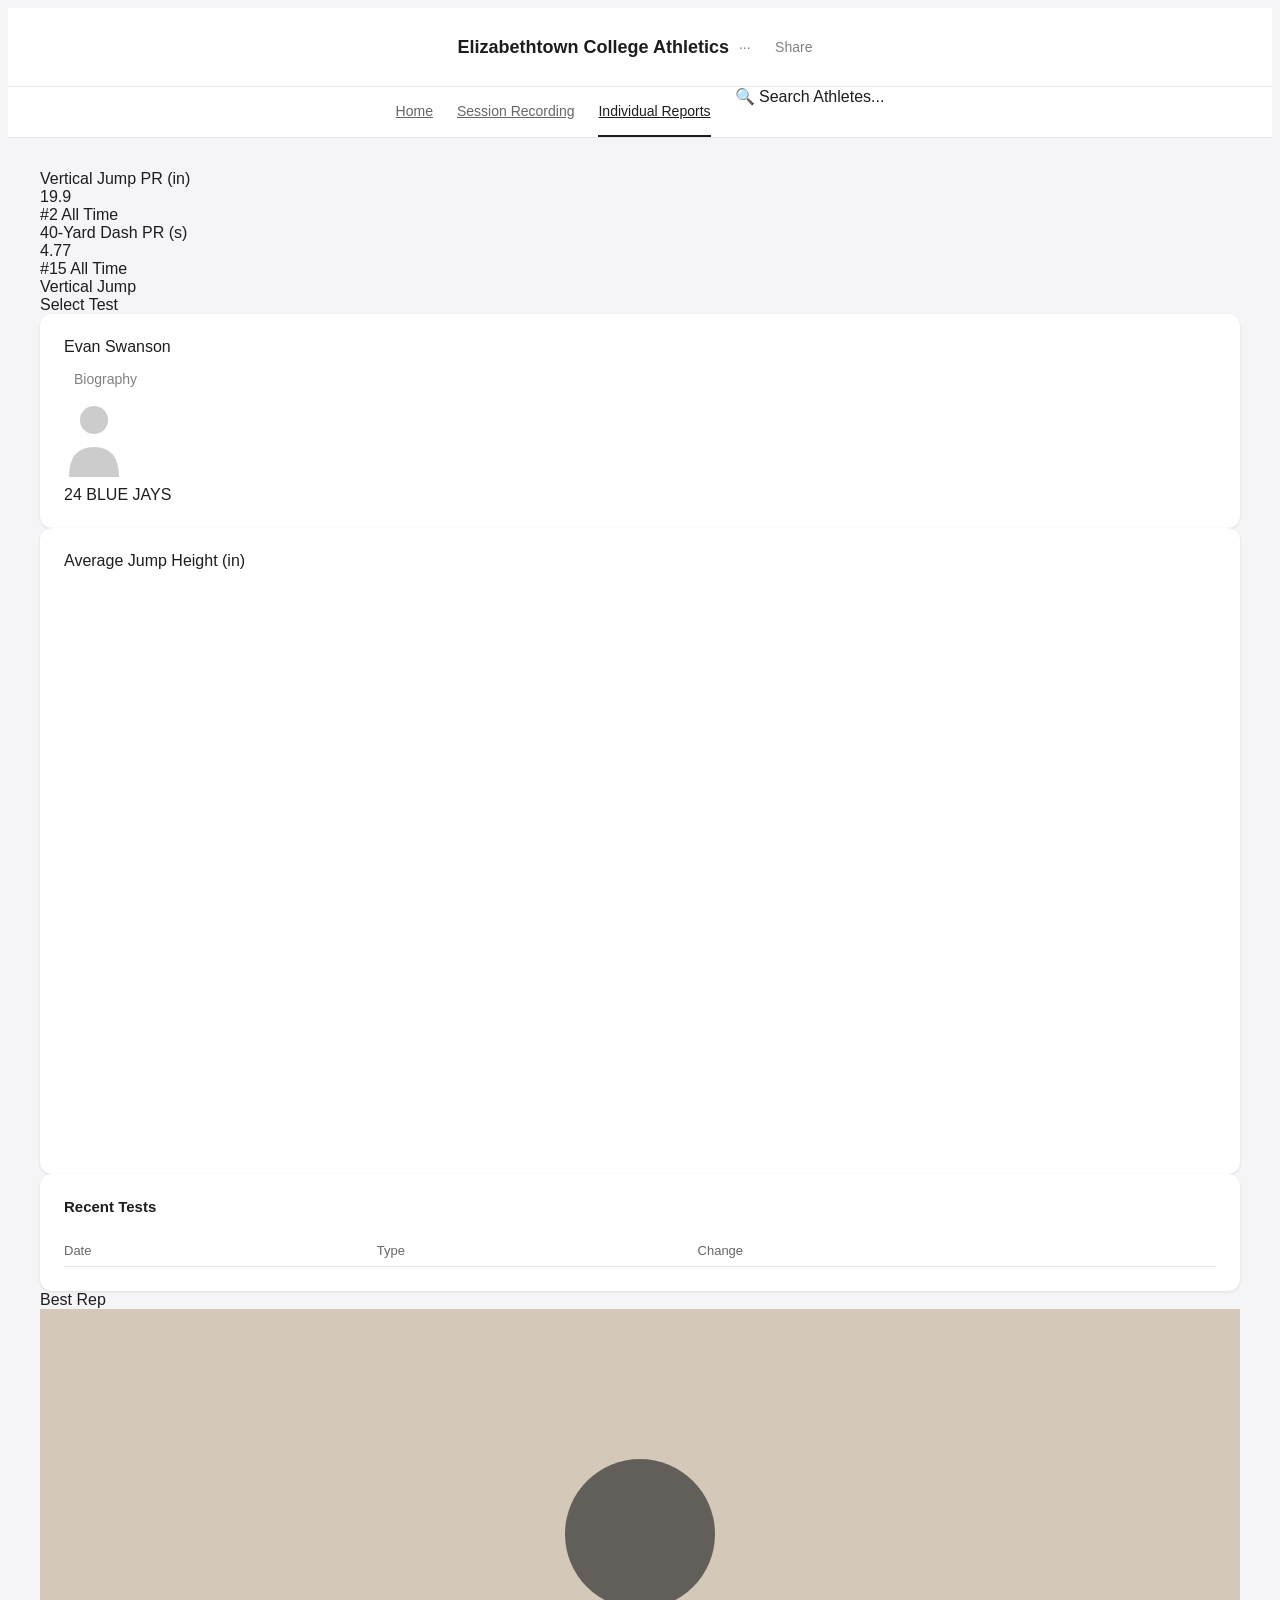
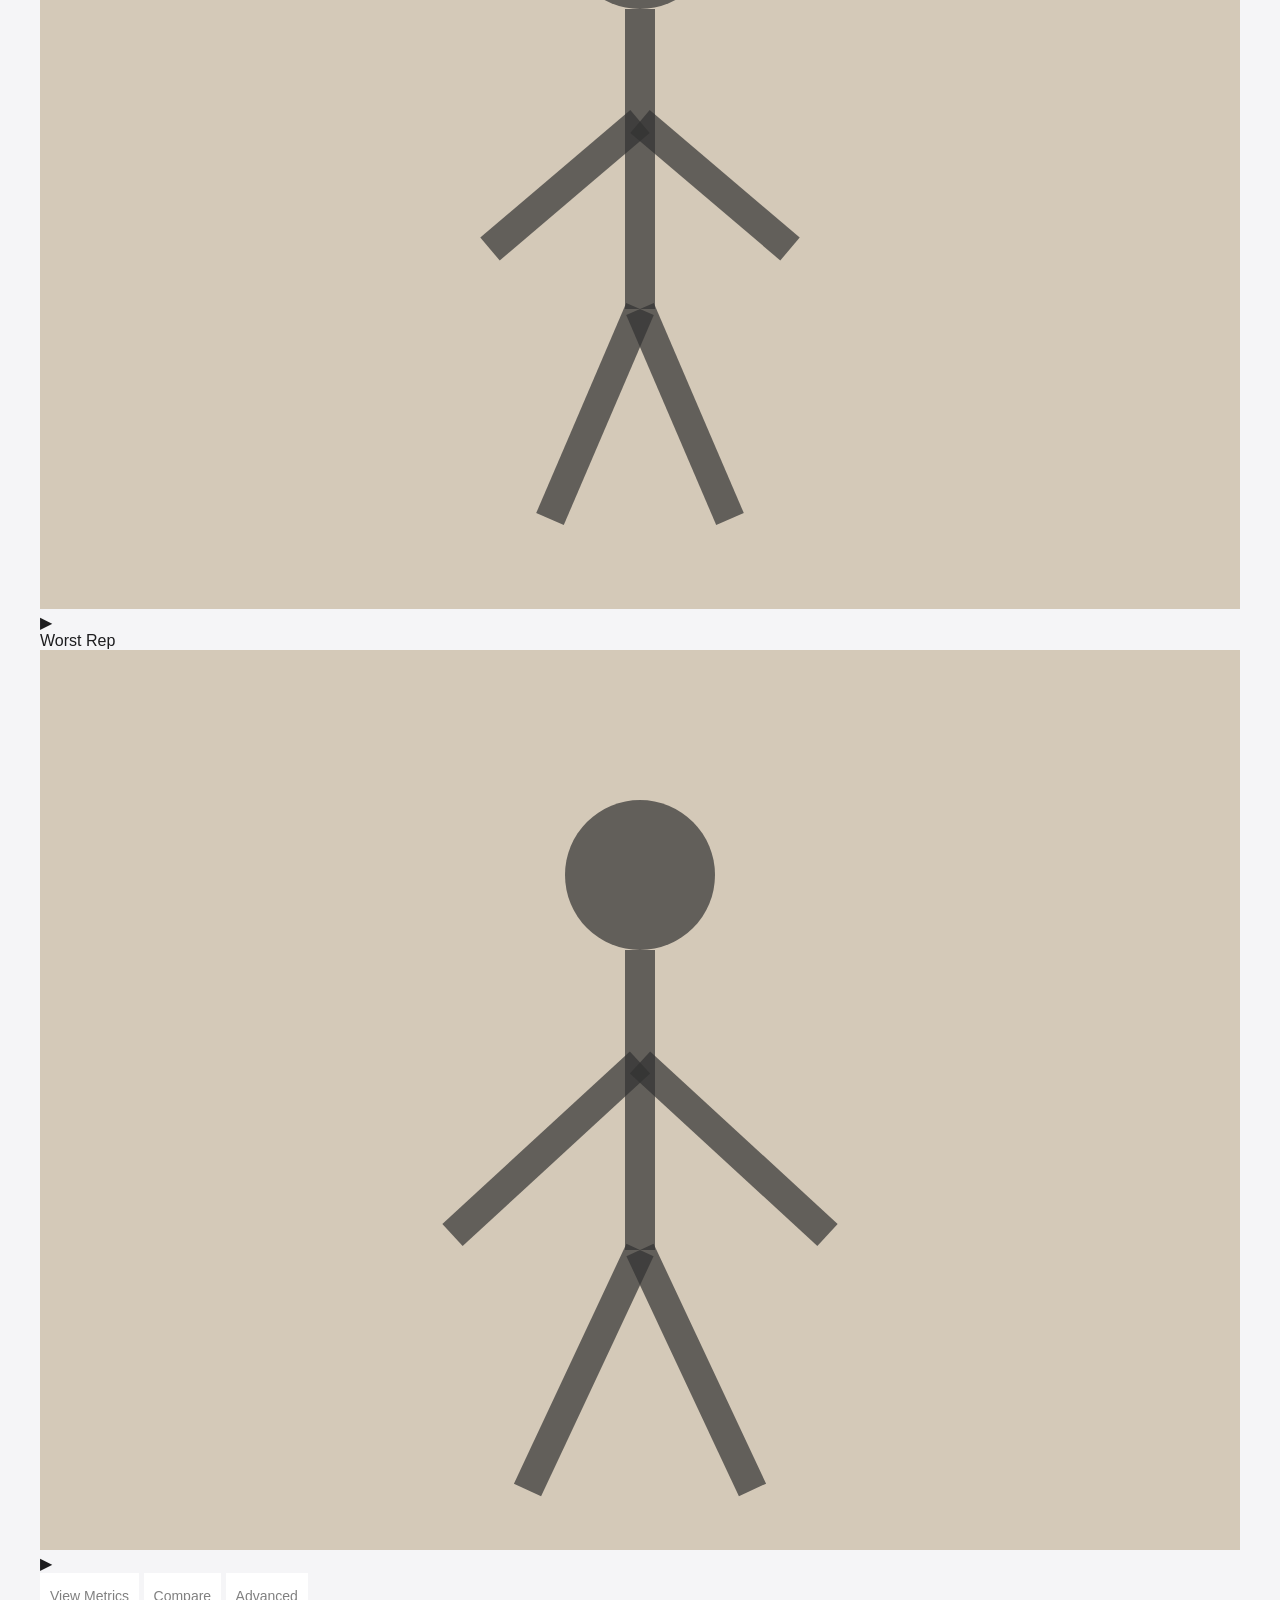
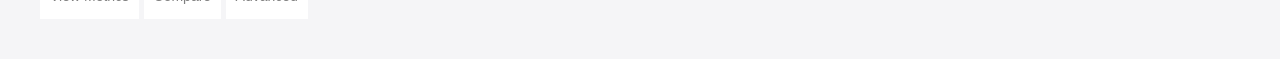
<file: reports.html>
<!DOCTYPE html>
<html lang="en">
<head>
    <meta charset="UTF-8">
    <meta name="viewport" content="width=device-width, initial-scale=1.0">
    <title>Elizabethtown College Athletics - Individual Reports</title>
    <link rel="stylesheet" href="styles.css">
</head>
<body>
    <div class="header">
        <h1>Elizabethtown College Athletics</h1>
        <div class="header-right">
            <button class="menu-btn">···</button>
            <button class="share-btn">Share</button>
            <div class="profile-pic"></div>
        </div>
    </div>

    <div class="nav">
        <a href="index.html" class="nav-item">Home</a>
        <a href="recording.html" class="nav-item">Session Recording</a>
        <a href="reports.html" class="nav-item active">Individual Reports</a>
        <div class="nav-search">🔍 Search Athletes...</div>
    </div>

    <div class="container">
        <!-- TOP ROW: PR CARDS + TEST SELECTOR -->
        <div class="ir-top-row">
            <div class="ir-pr-card">
                <div class="ir-pr-label">Vertical Jump PR (in)</div>
                <div class="ir-pr-value" id="prJumpValue">19.9</div>
                <div class="ir-pr-sub" id="prJumpRank">#2 All Time</div>
            </div>
            <div class="ir-pr-card">
                <div class="ir-pr-label">40-Yard Dash PR (s)</div>
                <div class="ir-pr-value" id="prDashValue">4.77</div>
                <div class="ir-pr-sub" id="prDashRank">#15 All Time</div>
            </div>
            <div class="ir-test-selector">
                <div class="ir-test-title" id="selectedTestLabel">Vertical Jump</div>
                <div class="ir-test-sub">Select Test</div>
            </div>
        </div>

        <!-- MIDDLE ROW: PROFILE + LINE CHART -->
        <div class="ir-middle-row">
            <div class="ir-profile-card chart-card">
                <div class="ir-profile-header">
                    <div class="ir-athlete-name" id="athleteName">Evan Swanson</div>
                    <button class="ir-bio-btn">Biography</button>
                </div>
                <div class="ir-profile-body">
                    <div class="ir-athlete-photo">
                        <div class="ir-photo-placeholder">
                            <svg width="60" height="80" viewBox="0 0 60 80" fill="none">
                                <circle cx="30" cy="18" r="14" fill="#ccc"/>
                                <path d="M5 75 Q5 45 30 45 Q55 45 55 75" fill="#ccc"/>
                            </svg>
                        </div>
                    </div>
                    <div class="ir-athlete-details" id="athleteDetails">
                        <!-- populated by script.js -->
                    </div>
                </div>
                <div class="ir-jersey-badge" id="athleteJersey">24 <span>BLUE JAYS</span></div>
            </div>

            <div class="chart-card ir-chart-card">
                <div class="ir-chart-label">Average Jump Height (in)</div>
                <div class="ir-line-chart-container">
                    <canvas id="athleteJumpChart"></canvas>
                </div>
            </div>
        </div>

        <!-- BOTTOM ROW: TESTS TABLE + VIDEO REPS -->
        <div class="ir-bottom-row">
            <div class="table-card ir-tests-card">
                <div class="chart-title">Recent Tests</div>
                <table class="data-table">
                    <thead><tr><th>Date</th><th>Type</th><th>Change</th></tr></thead>
                    <tbody id="recentTestsBody"></tbody>
                </table>
            </div>

            <div>
                <div class="ir-reps-grid">
                    <div class="ir-rep-card">
                        <div class="ir-rep-label">Best Rep</div>
                        <div class="ir-rep-video">
                            <svg class="ir-rep-svg" viewBox="0 0 160 120">
                                <rect width="160" height="120" fill="#d4c9b8"/>
                                <circle cx="80" cy="30" r="10" fill="rgba(50,50,50,0.7)"/>
                                <line x1="80" y1="40" x2="80" y2="80" stroke="rgba(50,50,50,0.7)" stroke-width="4"/>
                                <line x1="80" y1="55" x2="60" y2="72" stroke="rgba(50,50,50,0.7)" stroke-width="4"/>
                                <line x1="80" y1="55" x2="100" y2="72" stroke="rgba(50,50,50,0.7)" stroke-width="4"/>
                                <line x1="80" y1="80" x2="68" y2="108" stroke="rgba(50,50,50,0.7)" stroke-width="4"/>
                                <line x1="80" y1="80" x2="92" y2="108" stroke="rgba(50,50,50,0.7)" stroke-width="4"/>
                            </svg>
                            <div class="ir-rep-overlay">
                                <div class="ir-play-btn">▶</div>
                            </div>
                        </div>
                    </div>
                    <div class="ir-rep-card">
                        <div class="ir-rep-label">Worst Rep</div>
                        <div class="ir-rep-video">
                            <svg class="ir-rep-svg" viewBox="0 0 160 120">
                                <rect width="160" height="120" fill="#d4c9b8"/>
                                <circle cx="80" cy="30" r="10" fill="rgba(50,50,50,0.7)"/>
                                <line x1="80" y1="40" x2="80" y2="80" stroke="rgba(50,50,50,0.7)" stroke-width="4"/>
                                <line x1="80" y1="55" x2="55" y2="78" stroke="rgba(50,50,50,0.7)" stroke-width="4"/>
                                <line x1="80" y1="55" x2="105" y2="78" stroke="rgba(50,50,50,0.7)" stroke-width="4"/>
                                <line x1="80" y1="80" x2="65" y2="112" stroke="rgba(50,50,50,0.7)" stroke-width="4"/>
                                <line x1="80" y1="80" x2="95" y2="112" stroke="rgba(50,50,50,0.7)" stroke-width="4"/>
                            </svg>
                            <div class="ir-rep-overlay">
                                <div class="ir-play-btn">▶</div>
                            </div>
                        </div>
                    </div>
                </div>
                <div class="ir-action-btns">
                    <button class="ir-action-btn">View Metrics</button>
                    <button class="ir-action-btn">Compare</button>
                    <button class="ir-action-btn">Advanced</button>
                </div>
            </div>
        </div>
    </div>

    <script src="data.js"></script>
    <script src="script.js"></script>
</body>
</html>
</file>
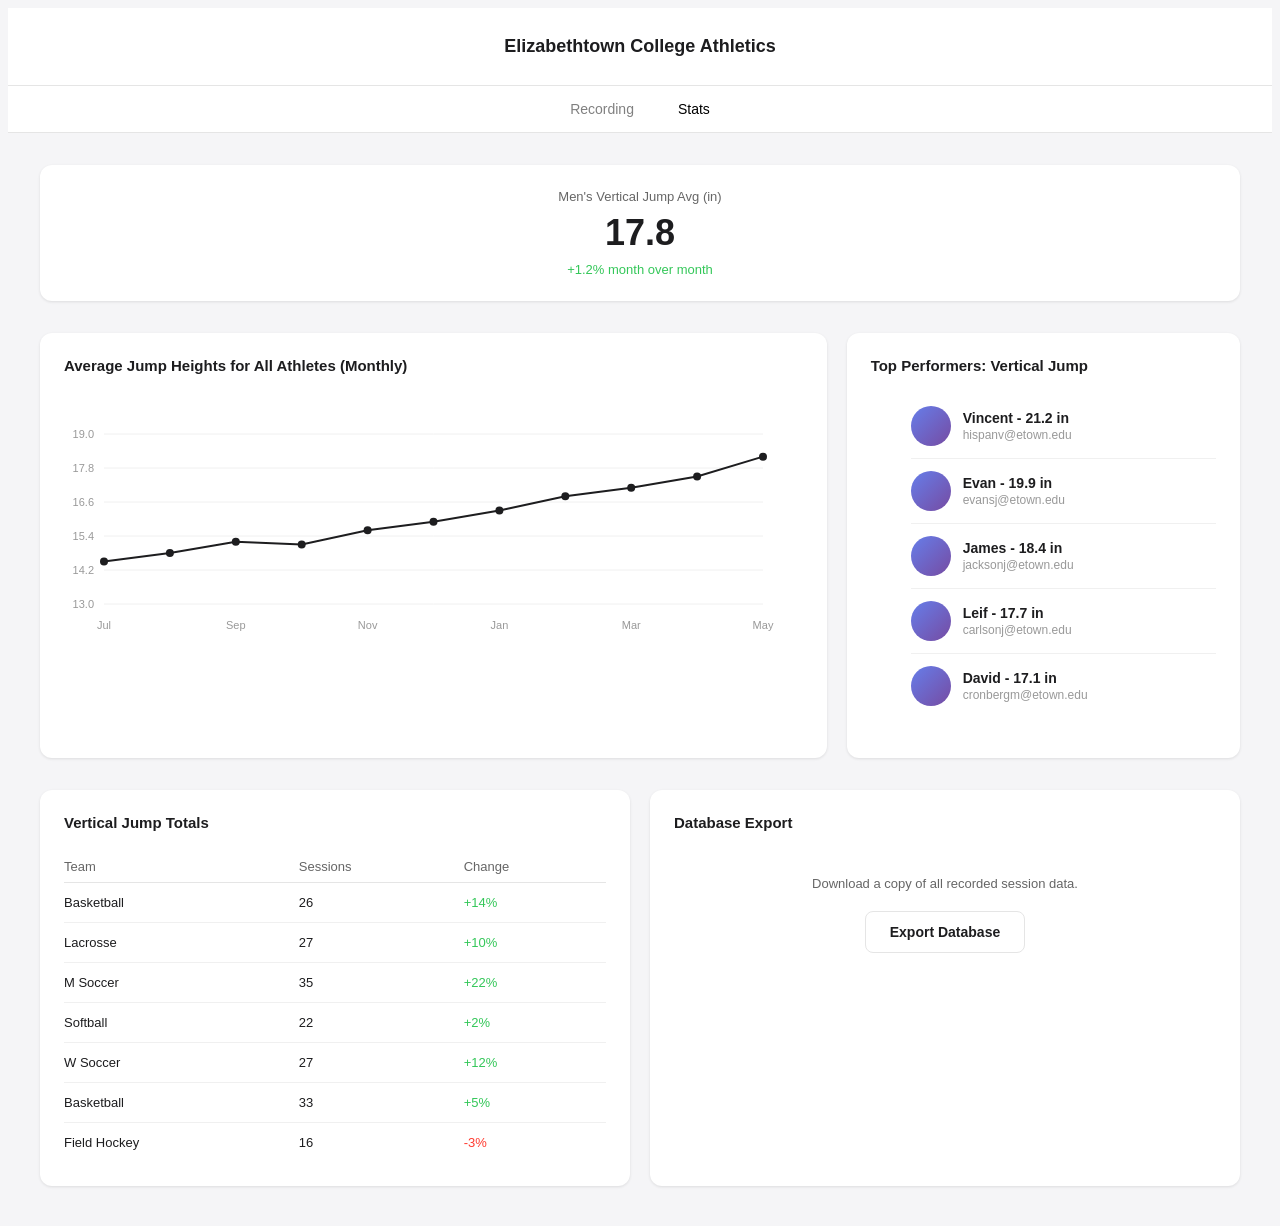
<file: stats.html>
<html lang="en">
<head>
    <meta charset="UTF-8">
    <meta name="viewport" content="width=device-width, initial-scale=1.0">
    <title>Elizabethtown College Athletics - Stats</title>
    <link rel="stylesheet" href="styles.css">
</head>
<body>

    <!-- HEADER -->
    <div class="header">
        <h1>Elizabethtown College Athletics</h1>
    </div>

    <!-- NAV -->
    <div class="nav">
        <button onclick="window.location.href='home.html';">
            Recording
        </button>
        <button onclick="window.location.href='stats.html';" class="button-active">
            Stats
        </button>
    </div>

    <!-- MAIN CONTENT -->
    <div class="container">

        <!-- Jump Results Metrics -->
        <div class="metrics-grid">
            <div class="metric-card">
                <div class="metric-label">Men's Vertical Jump Avg (in)</div>
                <div class="metric-value">17.8</div>
                <div class="metric-change">+1.2% month over month</div>
            </div>
            <!--
            <div class="metric-card">
                <div class="metric-label">Women's Vertical Jump Avg (in)</div>
                <div class="metric-value">15.7</div>
                <div class="metric-change">+1.7% month over month</div>
            </div>
            -->
        </div>

        <!-- Top Performers + Jump Chart -->
        <div class="content-grid">
            <div class="chart-card">
                <div class="chart-title">Average Jump Heights for All Athletes (Monthly)</div>
                <div class="chart-container">
                    <canvas id="jumpChart"></canvas>
                </div>
            </div>

            <div class="chart-card">
                <div class="chart-title">Top Performers: Vertical Jump</div>
                <ul class="performers-list">
                    <li class="performer-item">
                        <div class="performer-avatar"></div>
                        <div class="performer-info">
                            <div class="performer-name">Vincent - 21.2 in</div>
                            <div class="performer-email">hispanv@etown.edu</div>
                        </div>
                    </li>
                    <li class="performer-item">
                        <div class="performer-avatar"></div>
                        <div class="performer-info">
                            <div class="performer-name">Evan - 19.9 in</div>
                            <div class="performer-email">evansj@etown.edu</div>
                        </div>
                    </li>
                    <li class="performer-item">
                        <div class="performer-avatar"></div>
                        <div class="performer-info">
                            <div class="performer-name">James - 18.4 in</div>
                            <div class="performer-email">jacksonj@etown.edu</div>
                        </div>
                    </li>
                    <li class="performer-item">
                        <div class="performer-avatar"></div>
                        <div class="performer-info">
                            <div class="performer-name">Leif - 17.7 in</div>
                            <div class="performer-email">carlsonj@etown.edu</div>
                        </div>
                    </li>
                    <li class="performer-item">
                        <div class="performer-avatar"></div>
                        <div class="performer-info">
                            <div class="performer-name">David - 17.1 in</div>
                            <div class="performer-email">cronbergm@etown.edu</div>
                        </div>
                    </li>
                </ul>
            </div>
        </div>

        <!-- Jump Totals Table -->
        <div class="bottom-grid-stats">
            <div class="table-card">
                <div class="chart-title">Vertical Jump Totals</div>
                <table class="data-table">
                    <thead>
                        <tr>
                            <th>Team</th>
                            <th>Sessions</th>
                            <th>Change</th>
                        </tr>
                    </thead>
                    <tbody>
                        <tr>
                            <td>Basketball</td>
                            <td>26</td>
                            <td class="change-positive">+14%</td>
                        </tr>
                        <tr>
                            <td>Lacrosse</td>
                            <td>27</td>
                            <td class="change-positive">+10%</td>
                        </tr>
                        <tr>
                            <td>M Soccer</td>
                            <td>35</td>
                            <td class="change-positive">+22%</td>
                        </tr>
                        <tr>
                            <td>Softball</td>
                            <td>22</td>
                            <td class="change-positive">+2%</td>
                        </tr>
                        <tr>
                            <td>W Soccer</td>
                            <td>27</td>
                            <td class="change-positive">+12%</td>
                        </tr>
                        <tr>
                            <td>Basketball</td>
                            <td>33</td>
                            <td class="change-positive">+5%</td>
                        </tr>
                        <tr>
                            <td>Field Hockey</td>
                            <td>16</td>
                            <td class="change-negative">-3%</td>
                        </tr>
                    </tbody>
                </table>
            </div>

            <!-- Export placeholder -->
            <div class="chart-card export-card">
                <div class="chart-title">Database Export</div>
                <p class="export-desc">Download a copy of all recorded session data.</p>
                <button class="export-btn" disabled title="Coming soon">Export Database</button>
            </div>
        </div>

    </div>

    <script src="script.js"></script>

</body>
</html>
</file>
<file: styles.css>
{
    margin: 0;
    padding: 0;
    box-sizing: border-box;
}

body {
    font-family: -apple-system, BlinkMacSystemFont, 'Segoe UI', Arial, sans-serif;
    background: #f5f5f7;
    color: #1d1d1f;
}

button {
    background-color: white;
    border: none;
    color: grey;
    padding: 15px 10px;
    text-align: center;
    text-decoration: none;
    display: inline-block;
    font-size: 14px;
    cursor: pointer;
}

.button-active {
    color: black;
}

/* ── HEADER ── */
.header {
    background: white;
    border-bottom: 1px solid #e5e5e5;
    padding: 16px 32px;
    display: flex;
    justify-content: center;
    align-items: center;
}

.header h1 {
    font-size: 18px;
    font-weight: 600;
}

/* ── NAV ── */
.nav {
    background: white;
    padding: 0 32px;
    border-bottom: 1px solid #e5e5e5;
    display: flex;
    justify-content: center;
    gap: 24px;
}

.nav-item {
    padding: 16px 0;
    font-size: 14px;
    color: #666;
    cursor: pointer;
    border-bottom: 2px solid transparent;
    transition: all 0.2s;
}

.nav-item.active {
    color: #1d1d1f;
    border-bottom-color: #1d1d1f;
}

/* ── CONTAINER ── */
.container {
    padding: 32px;
    max-width: 1400px;
    margin: 0 auto;
}

/* ── HOME PAGE: action cards ── */
.home-action-grid {
    display: grid;
    grid-template-columns: 1fr 1fr;
    gap: 20px;
    margin-bottom: 32px;
}

.action-card {
    background: white;
    border-radius: 12px;
    padding: 36px 24px;
    text-align: center;
    font-size: 22px;
    font-weight: 700;
    cursor: default;
    border: 1px solid #e5e5e5;
    box-shadow: 0 1px 3px rgba(0,0,0,0.06);
    display: flex;
    flex-direction: column;
    align-items: center;
    gap: 16px;
}

.action-card-label {
    font-size: 15px;
    font-weight: 600;
    color: #1d1d1f;
}

.athlete-select {
    width: 100%;
    max-width: 280px;
    padding: 10px 14px;
    border: 1px solid #e5e5e5;
    border-radius: 8px;
    font-size: 14px;
    background: #f5f5f7;
    color: #1d1d1f;
    cursor: pointer;
}

.athlete-select:focus {
    outline: 2px solid #1d1d1f;
    outline-offset: 2px;
}

/* Start Recording button states */
.start-btn {
    background: #b0b0b0;
    color: white;
    border: none;
    border-radius: 12px;
    padding: 36px 24px;
    font-size: 20px;
    font-weight: 700;
    cursor: not-allowed;
    box-shadow: 0 1px 3px rgba(0,0,0,0.06);
    transition: background 0.2s, box-shadow 0.2s, transform 0.1s;
}

.start-btn.start-btn-ready {
    background: #c0392b;
    cursor: pointer;
}

.start-btn.start-btn-ready:hover {
    background: #a93226;
    box-shadow: 0 4px 12px rgba(192, 57, 43, 0.35);
    transform: translateY(-1px);
}

.start-btn.recording {
    background: #1d1d1f;
    cursor: pointer;
}

/* ── STATS PAGE ── */
.metrics-grid {
    display: grid;
    grid-template-columns: repeat(1, 1fr);
    gap: 20px;
    margin-bottom: 32px;
}

.metric-card {
    background: white;
    padding: 24px;
    border-radius: 12px;
    box-shadow: 0 1px 3px rgba(0,0,0,0.1);
    text-align: center;
}

.metric-label {
    font-size: 13px;
    color: #666;
    margin-bottom: 8px;
}

.metric-value {
    font-size: 36px;
    font-weight: 700;
    margin-bottom: 8px;
}

.metric-change {
    font-size: 13px;
    color: #34c759;
}

.metric-change.negative {
    color: #ff3b30;
}

.content-grid {
    display: grid;
    grid-template-columns: 2fr 1fr;
    gap: 20px;
    margin-bottom: 32px;
}

.chart-card {
    background: white;
    padding: 24px;
    border-radius: 12px;
    box-shadow: 0 1px 3px rgba(0,0,0,0.1);
}

.chart-title {
    font-size: 15px;
    font-weight: 600;
    margin-bottom: 20px;
}

.chart-container {
    position: relative;
    height: 250px;
}

.performers-list {
    list-style: none;
}

.performer-item {
    display: flex;
    align-items: center;
    gap: 12px;
    padding: 12px 0;
    border-bottom: 1px solid #f0f0f0;
}

.performer-item:last-child {
    border-bottom: none;
}

.performer-avatar {
    width: 40px;
    height: 40px;
    border-radius: 50%;
    background: linear-gradient(135deg, #667eea 0%, #764ba2 100%);
    flex-shrink: 0;
}

.performer-info {
    flex: 1;
}

.performer-name {
    font-weight: 600;
    font-size: 14px;
    margin-bottom: 2px;
}

.performer-email {
    font-size: 12px;
    color: #999;
}

/* Stats bottom: table + export */
.bottom-grid-stats {
    display: grid;
    grid-template-columns: 1fr 1fr;
    gap: 20px;
}

.table-card {
    background: white;
    padding: 24px;
    border-radius: 12px;
    box-shadow: 0 1px 3px rgba(0,0,0,0.1);
}

.data-table {
    width: 100%;
    border-collapse: collapse;
    font-size: 13px;
}

.data-table th {
    text-align: left;
    color: #666;
    font-weight: 500;
    padding: 8px 0;
    border-bottom: 1px solid #e5e5e5;
}

.data-table td {
    padding: 12px 0;
    border-bottom: 1px solid #f0f0f0;
}

.data-table tr:last-child td {
    border-bottom: none;
}

.change-positive {
    color: #34c759;
}

.change-negative {
    color: #ff3b30;
}

canvas {
    width: 100%;
    height: 100%;
}

/* Export card */
.export-card {
    display: flex;
    flex-direction: column;
    gap: 12px;
}

.export-desc {
    font-size: 13px;
    color: #666;
    margin-bottom: 8px;
    text-align: center;
}

/* Exported button – enabled state */
.export-btn {
    background: white;
    color: #1d1d1f;
    border: 1px solid #e5e5e5;
    border-radius: 8px;
    padding: 12px 24px;
    font-size: 14px;
    font-weight: 600;
    cursor: pointer;
    align-self: center;
    transition: background 0.2s;
}

.export-btn:hover {
    background: #f5f5f7;
}


/* ── RESPONSIVE ── */
@media (max-width: 1024px) {
    .metrics-grid {
        grid-template-columns: 1fr;
    }

    .content-grid {
        grid-template-columns: 1fr;
    }

    .bottom-grid-stats {
        grid-template-columns: 1fr;
    }

    .home-action-grid {
        grid-template-columns: 1fr;
    }
}
</file>
